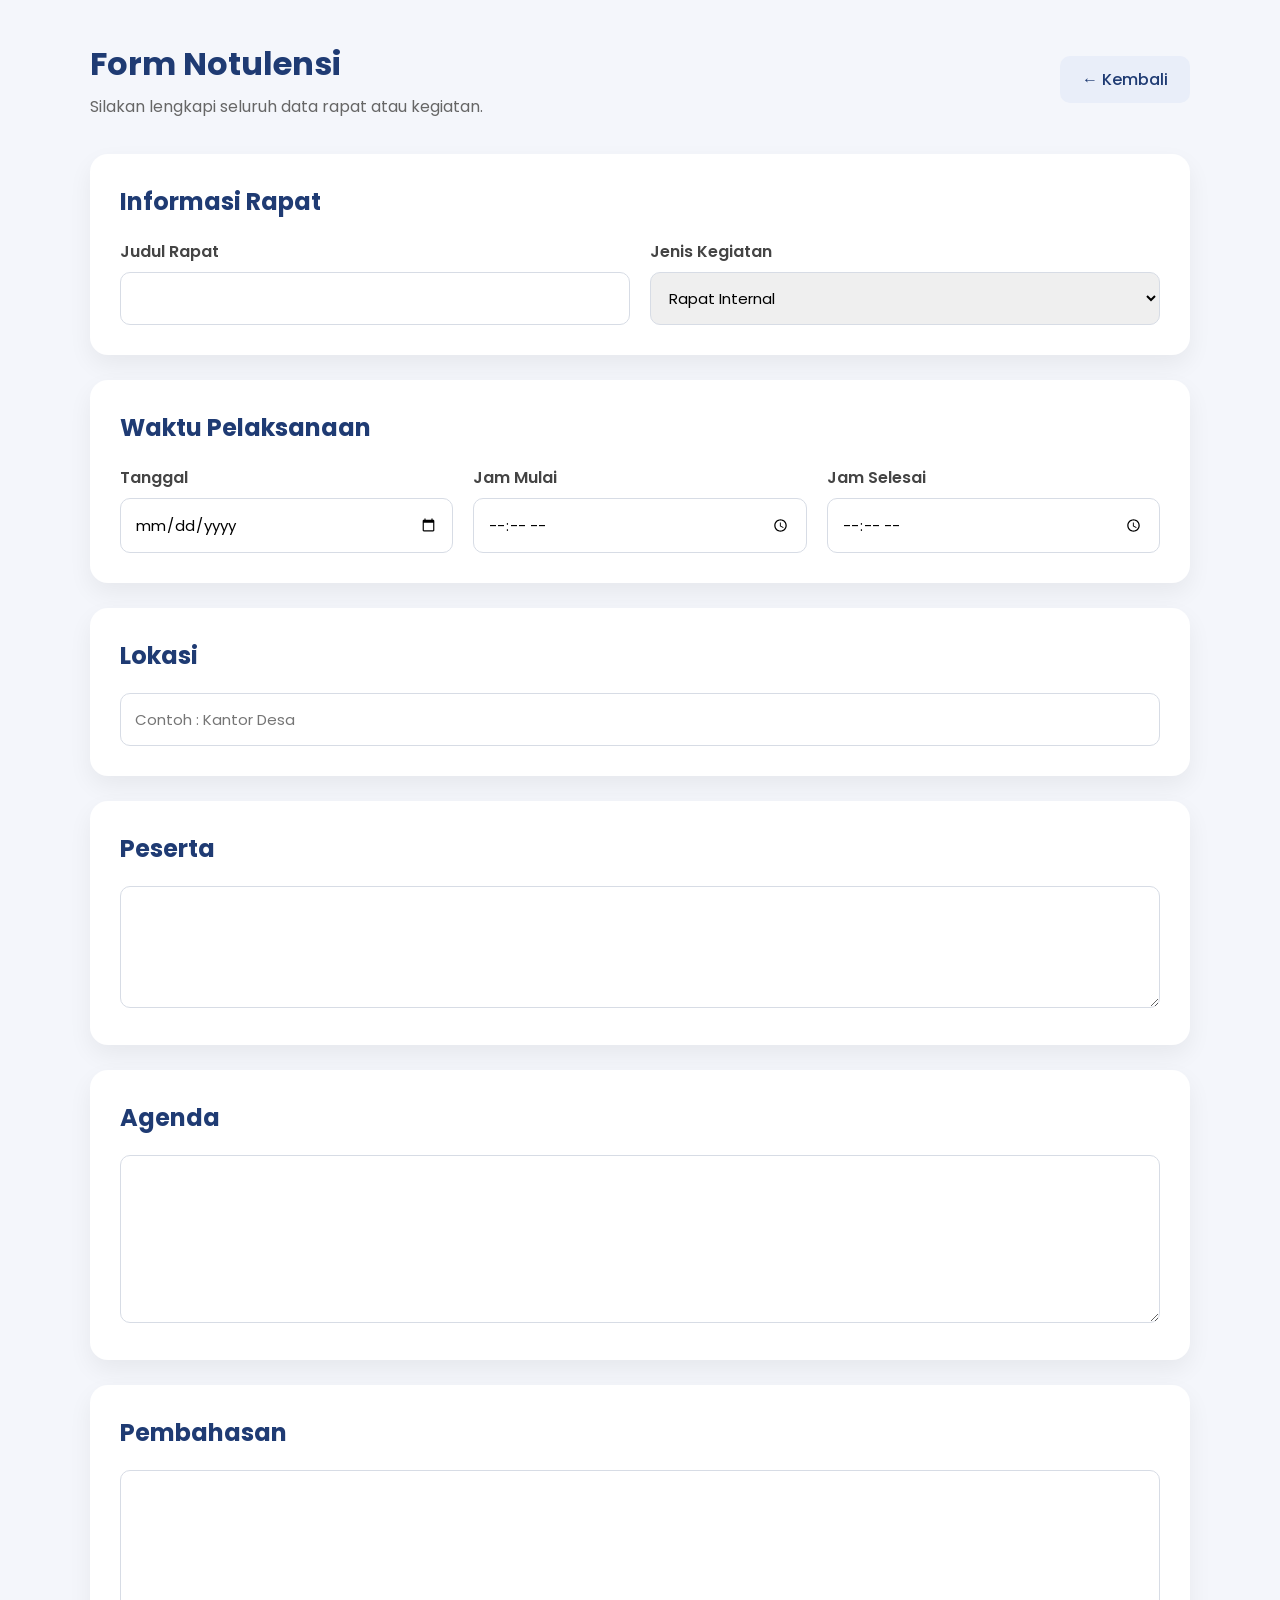
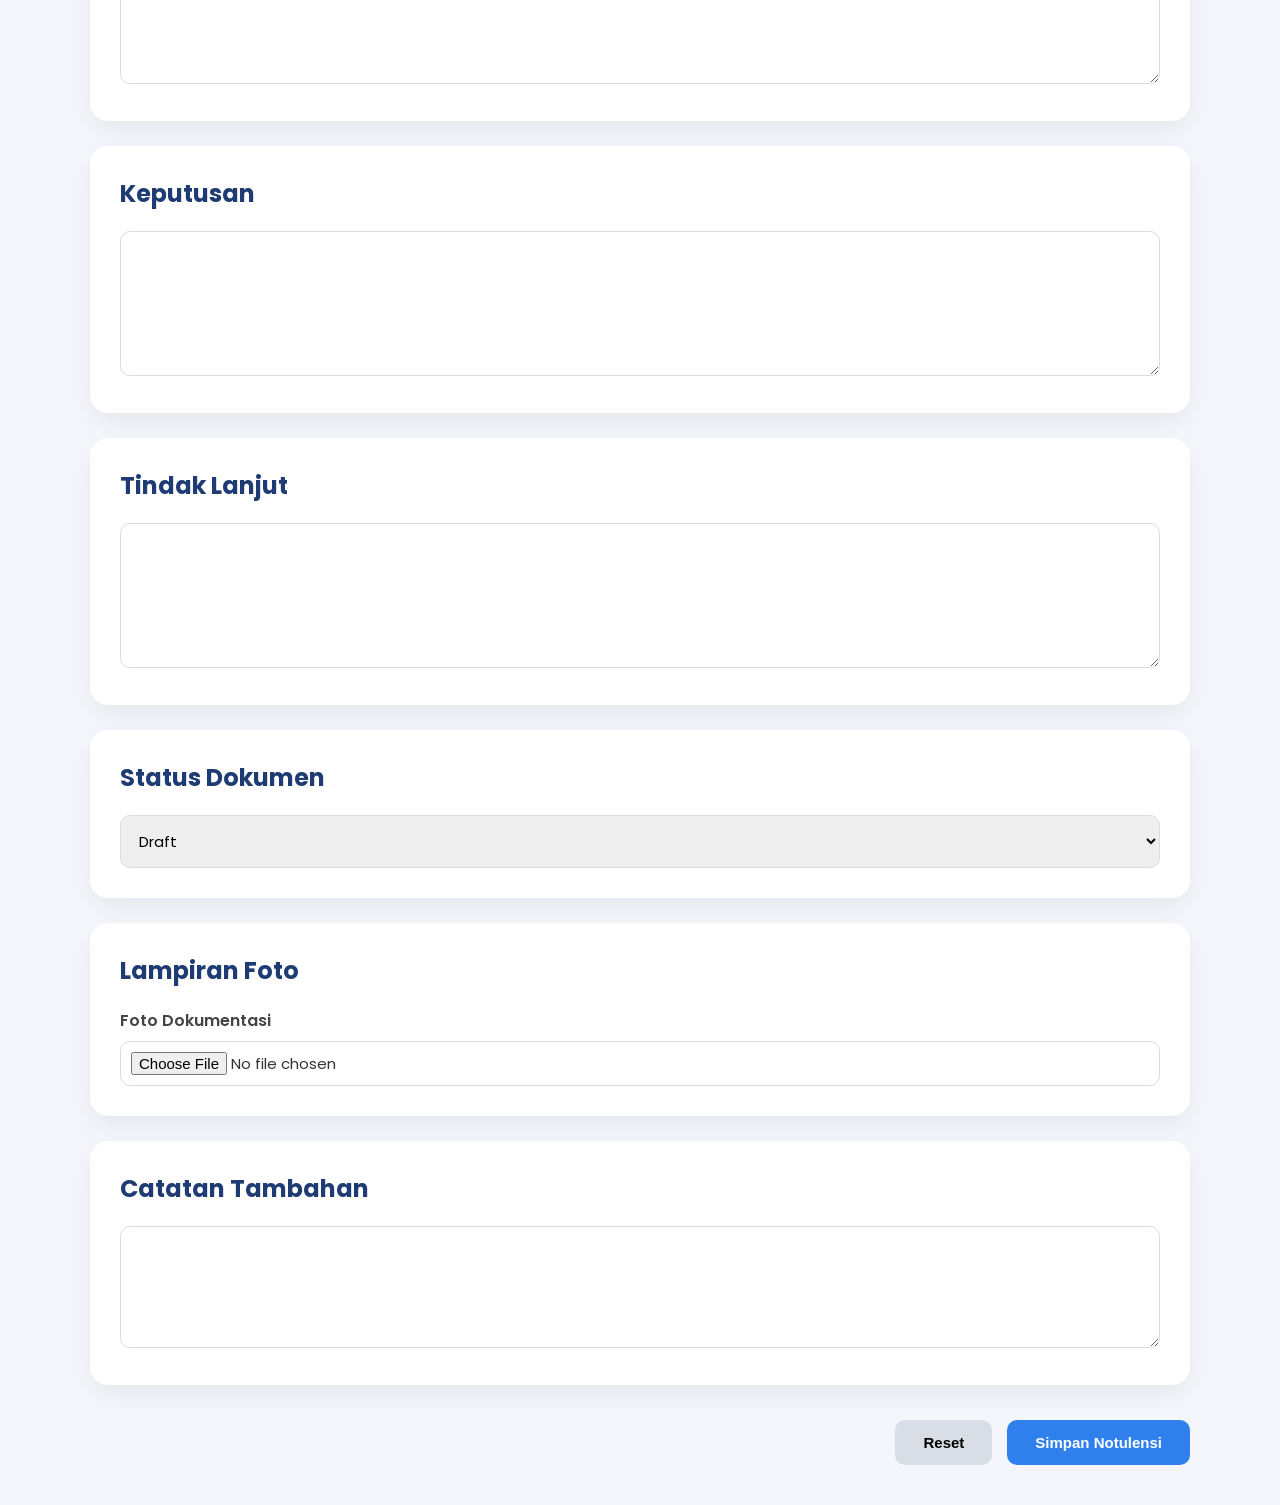
<file: buat-notulensi.html>
<!DOCTYPE html>
<html lang="id">

<head>

    <meta charset="UTF-8">

    <meta name="viewport" content="width=device-width, initial-scale=1.0">

    <title>Buat Notulensi | Website KKN</title>

    <!-- Google Font -->

    <link rel="preconnect" href="https://fonts.googleapis.com">

    <link rel="preconnect" href="https://fonts.gstatic.com" crossorigin>

    <link href="https://fonts.googleapis.com/css2?family=Poppins:wght@300;400;500;600;700&display=swap" rel="stylesheet">

    <!-- CSS -->

    <link rel="stylesheet" href="buat-notulensi.css">

</head>

<body>

<div class="container">

    <!-- ===========================
            HEADER
    ============================ -->

    <header class="header">        

        <div>

            <h1>Form Notulensi</h1>

            <p>
                Silakan lengkapi seluruh data rapat atau kegiatan.
            </p>

        </div>

        <div class="header-button">

            <a href="notulensi.html" class="back-btn">

                ← Kembali

            </a>

        </div>

    </header>


    <form id="notulensiForm">

  <!-- ===========================
        INFORMASI DASAR
=========================== -->

<section class="card">

    <h2>Informasi Rapat</h2>

    <div class="grid-2">

        <div>

            <label>Judul Rapat</label>

            <input
                type="text"
                id="judul"
                required>

        </div>

        <div>

            <label>Jenis Kegiatan</label>

            <select id="jenis">

                <option>Rapat Internal</option>

                <option>Seminar</option>

                <option>Sosialisasi</option>

                <option>Kerja Bakti</option>

                <option>Evaluasi</option>

                <option>Lainnya</option>

            </select>

        </div>

    </div>

</section>      


    <section class="card">

<h2>Waktu Pelaksanaan</h2>

<div class="grid-3">

<div>

<label>Tanggal</label>

<input
type="date"
id="tanggal">

</div>

<div>

<label>Jam Mulai</label>

<input
type="time"
id="mulai">

</div>

<div>

<label>Jam Selesai</label>

<input
type="time"
id="selesai">

</div>

</div>

</section>



<section class="card">

<h2>Lokasi</h2>

<input
type="text"
id="tempat"
placeholder="Contoh : Kantor Desa">

</section>



<section class="card">

<h2>Peserta</h2>

<textarea

id="peserta"

rows="4"

placeholder="Contoh:

Ketua KKN

Sekretaris

Seluruh Mahasiswa

Perangkat Desa">

</textarea>

</section>



<section class="card">

<h2>Agenda</h2>

<textarea

id="agenda"

rows="6">

</textarea>

</section>


<section class="card">

<h2>Pembahasan</h2>

<textarea

id="pembahasan"

rows="8">

</textarea>

</section>



<section class="card">

<h2>Keputusan</h2>

<textarea

id="keputusan"

rows="5">

</textarea>

</section>



<section class="card">

<h2>Tindak Lanjut</h2>

<textarea

id="tindakLanjut"

rows="5">

</textarea>

</section>



<section class="card">

<h2>Status Dokumen</h2>

<select id="status">

<option>Draft</option>

<option>Final</option>

</select>

</section>




<section class="card">

<h2>Lampiran Foto</h2>

<label for="lampiran">Foto Dokumentasi</label>

<input

type="file"

id="lampiran"

accept="image/*">

</section>




<section class="card">

<h2>Catatan Tambahan</h2>

<textarea

id="catatan"

rows="4">

</textarea>

</section>




<div class="button-group">

<button
type="reset">

Reset

</button>

<button
type="submit">

Simpan Notulensi

</button>

</div>

</form>

</div>

<script src="buat-notulensi.js"></script>

</body>
</html>
</file>
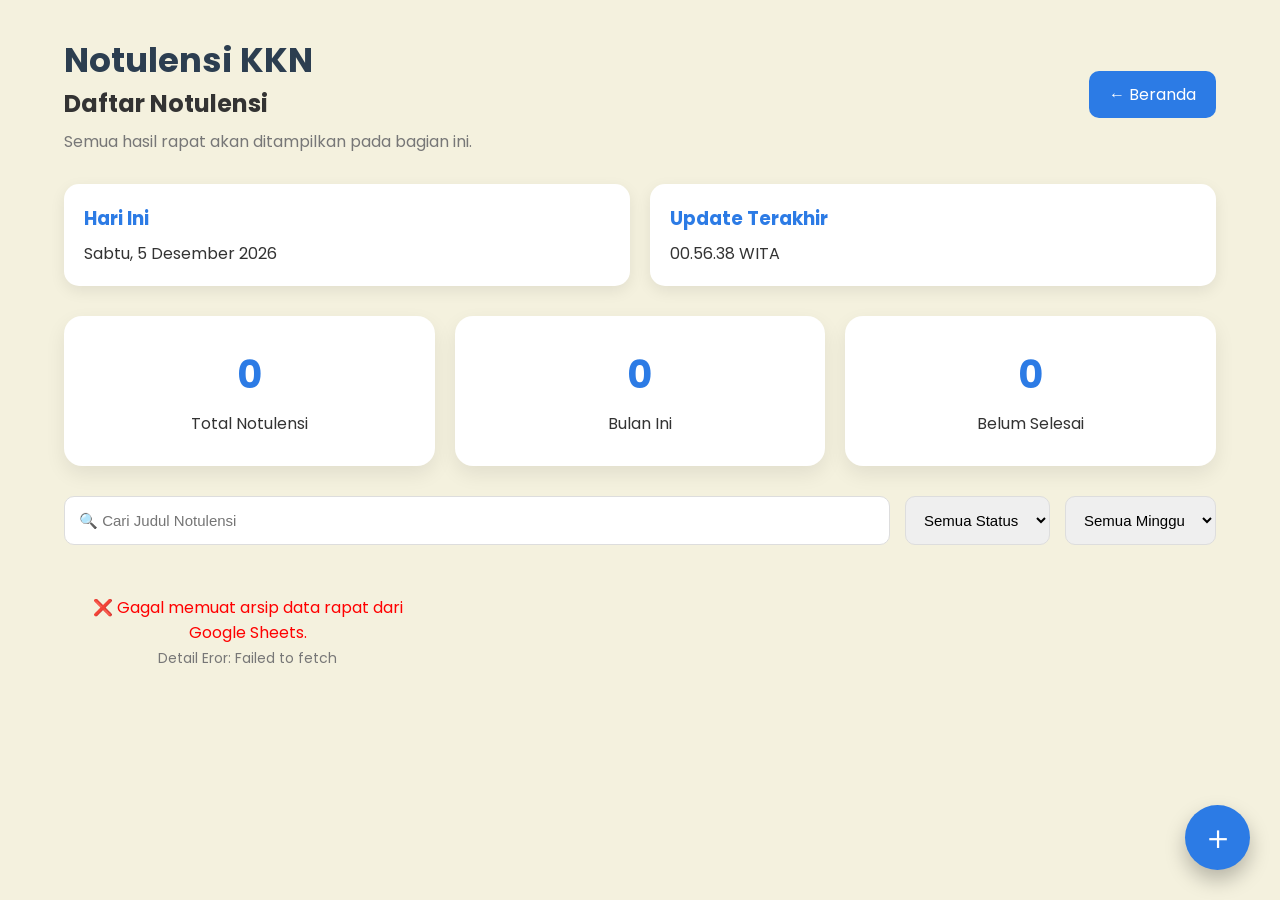
<file: detail-notulensi.html>
<!DOCTYPE html>
<html lang="id">
<head>
    <meta charset="UTF-8">
    <meta name="viewport" content="width=device-width, initial-scale=1.0">
    <title>Detail Notulensi | Website KKN</title>
    <!-- Google Font -->
    <link rel="preconnect" href="https://fonts.googleapis.com">
    <link rel="preconnect" href="https://fonts.gstatic.com" crossorigin>
    <link href="https://fonts.googleapis.com/css2?family=Poppins:wght@300;400;500;600;700&display=swap" rel="stylesheet">
    <link rel="stylesheet" href="detail-notulensi.css">
</head>
<body>

<div class="container">


<header class="header">
        <div>
            <span id="detStatus" class="status-badge">Loading...</span>
            <h1 id="detJudul">Memuat Judul Rapat...</h1>
            <p>Oleh Notulis: <strong id="detNotulis">-</strong> | Dicatat pada: <span id="detTimestamp">-</span></p>
        </div>
        <div class="header-buttons">
            <a href="notulensi.html" class="btn-back">← Kembali</a>
            <button id="btnDownloadWord" class="btn-word">📥 Download Word</button>
            <button id="btnEdit" class="btn-edit">✏️ Edit Notulensi</button> 
            <button id="btnHapus" style="background-color: #e53e3e; color: white; padding: 10px 20px; border-radius: 8px; border: none; font-size: 14px; font-weight: 500; cursor: pointer; transition: 0.2s;" onmouseover="this.style.backgroundColor='#c53030'" onmouseout="this.style.backgroundColor='#e53e3e'">🗑️ Hapus</button>
        </div>
    </header>


    <hr class="separator">

    <!-- Grid Informasi Utama -->
    <section class="meta-grid">
        <div class="meta-box">
            <h4>📅 Tanggal Pelaksanaan</h4>
            <p id="detTanggal">-</p>
        </div>
        <div class="meta-box">
            <h4>⏰ Waktu (Mulai - Selesai)</h4>
            <p id="detWaktu">-</p>
        </div>
        <div class="meta-box">
            <h4>📍 Tempat / Lokasi</h4>
            <p id="detTempat">-</p>
        </div>
        <div class="meta-box">
            <h4>👥 Jumlah Peserta</h4>
            <p id="detPeserta">-</p>
        </div>
        <div class="meta-box">
            <h4>📌 Jenis Kegiatan</h4>
            <p id="detJenis">-</p>
        </div>
    </section>

    <!-- Konten Isi Rapat -->
    <section class="content-section">
        <div class="content-box">
            <h3>🎯 Agenda Rapat</h3>
            <p id="detAgenda">-</p>
        </div>

        <div class="content-box">
            <h3>📝 Pembahasan Utama</h3>
            <p id="detPembahasan">-</p>
        </div>

        <div class="content-box">
            <h3>💡 Keputusan Rapat</h3>
            <p id="detKeputusan">-</p>
        </div>

        <div class="content-box">
            <h3>🚀 Tindak Lanjut</h3>
            <p id="detTindakLanjut">-</p>
        </div>

<div class="content-box">
            <h3>🚀 Tindak Lanjut</h3>
            <p id="detTindakLanjut">-</p>
        </div>

        <div class="content-box">
            <h3>📸 Lampiran Foto Kegiatan</h3>
            <div id="detLampiranContainer" style="text-align: center; margin-top: 15px;">
                <p style="color: #999; font-style: italic;">⏳ Sedang memuat gambar...</p>
            </div>
        </div>

    </section>
</div>

<script src="detail-notulensi.js"></script>
</body>
</html>
</file>
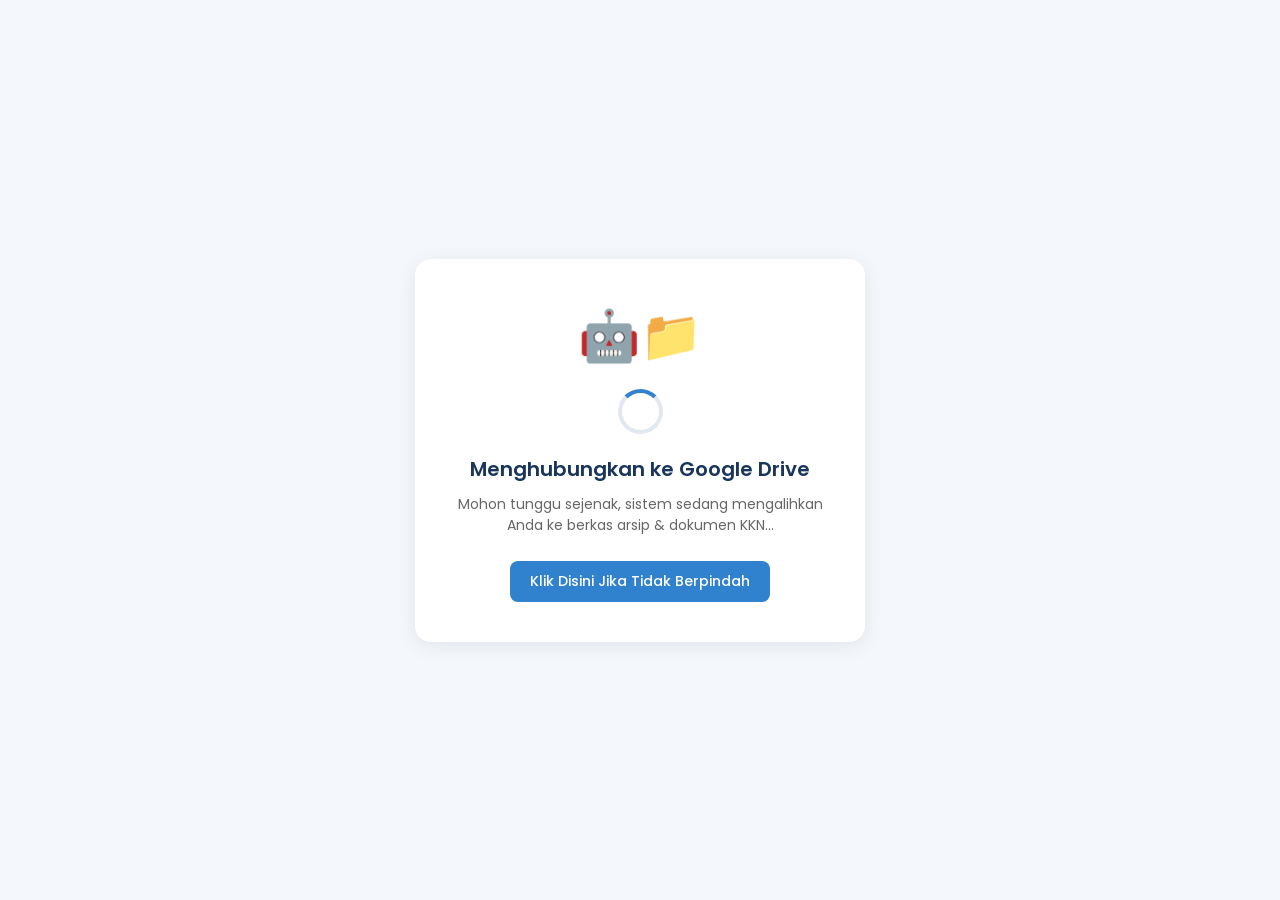
<file: dokumen.html>
<!DOCTYPE html>
<html lang="id">
<head>
    <meta charset="UTF-8">
    <meta name="viewport" content="width=device-width, initial-scale=1.0">
    <title>Mengalihkan ke Drive Arsip KKN...</title>
    <link rel="preconnect" href="https://fonts.googleapis.com">
    <link rel="preconnect" href="https://fonts.gstatic.com" crossorigin>
    <link href="https://fonts.googleapis.com/css2?family=Poppins:wght@300;400;500;600;700&display=swap" rel="stylesheet">
    <style>
        * {
            margin: 0;
            padding: 0;
            box-sizing: border-box;
            font-family: 'Poppins', sans-serif;
        }
        body {
            background-color: #f4f7fc;
            display: flex;
            justify-content: center;
            align-items: center;
            min-height: 100vh;
            color: #333;
            padding: 20px;
        }
        .redirect-box {
            background: #ffffff;
            padding: 40px;
            border-radius: 16px;
            box-shadow: 0 4px 20px rgba(0,0,0,0.08);
            text-align: center;
            max-width: 450px;
            width: 100%;
        }
        .drive-logo {
            font-size: 50px;
            margin-bottom: 15px;
        }
        .redirect-box h2 {
            font-size: 20px;
            color: #1a365d;
            margin-bottom: 10px;
            font-weight: 600;
        }
        .redirect-box p {
            font-size: 14px;
            color: #666;
            margin-bottom: 25px;
        }
        /* Animasi Loading Spinner */
        .spinner {
            width: 45px;
            height: 45px;
            border: 4px solid #e2e8f0;
            border-top: 4px solid #3182ce;
            border-radius: 50%;
            margin: 0 auto 20px auto;
            animation: spin 1s linear infinite;
        }
        @keyframes spin {
            0% { transform: rotate(0deg); }
            100% { transform: rotate(360deg); }
        }
        .btn-manual {
            display: inline-block;
            padding: 10px 20px;
            background-color: #3182ce;
            color: white;
            text-decoration: none;
            border-radius: 8px;
            font-size: 14px;
            font-weight: 500;
            transition: background 0.2s;
        }
        .btn-manual:hover {
            background-color: #2b6cb0;
        }
    </style>





</head>
<body>

<div class="redirect-box">
    <div class="drive-logo">🤖📁</div>
    <div class="spinner"></div>
    <h2>Menghubungkan ke Google Drive</h2>
    <p>Mohon tunggu sejenak, sistem sedang mengalihkan Anda ke berkas arsip & dokumen KKN...</p>
    
    <a href="#" id="linkDrive" class="btn-manual">Klik Disini Jika Tidak Berpindah</a>
</div>

<script>
    // 🔗 KUNCI UTAMA: Ganti dengan URL link share folder Google Drive KKN Anda
    const GOOGLE_DRIVE_URL = "https://drive.google.com/drive/folders/1evtVmOFmVyuvp5t5JBlbuxQ4JE5clQTT?usp=sharing";

    document.addEventListener("DOMContentLoaded", function() {
        // Pasang link ke tombol manual sebagai cadangan
        const btnManual = document.getElementById("linkDrive");
        if (btnManual) btnManual.href = GOOGLE_DRIVE_URL;

        // Beri jeda 1.5 detik untuk animasi estetik sebelum otomatis melompat
        setTimeout(function() {
            window.location.href = GOOGLE_DRIVE_URL;
        }, 1500);
    });
</script>
</body>
</html>
</file>
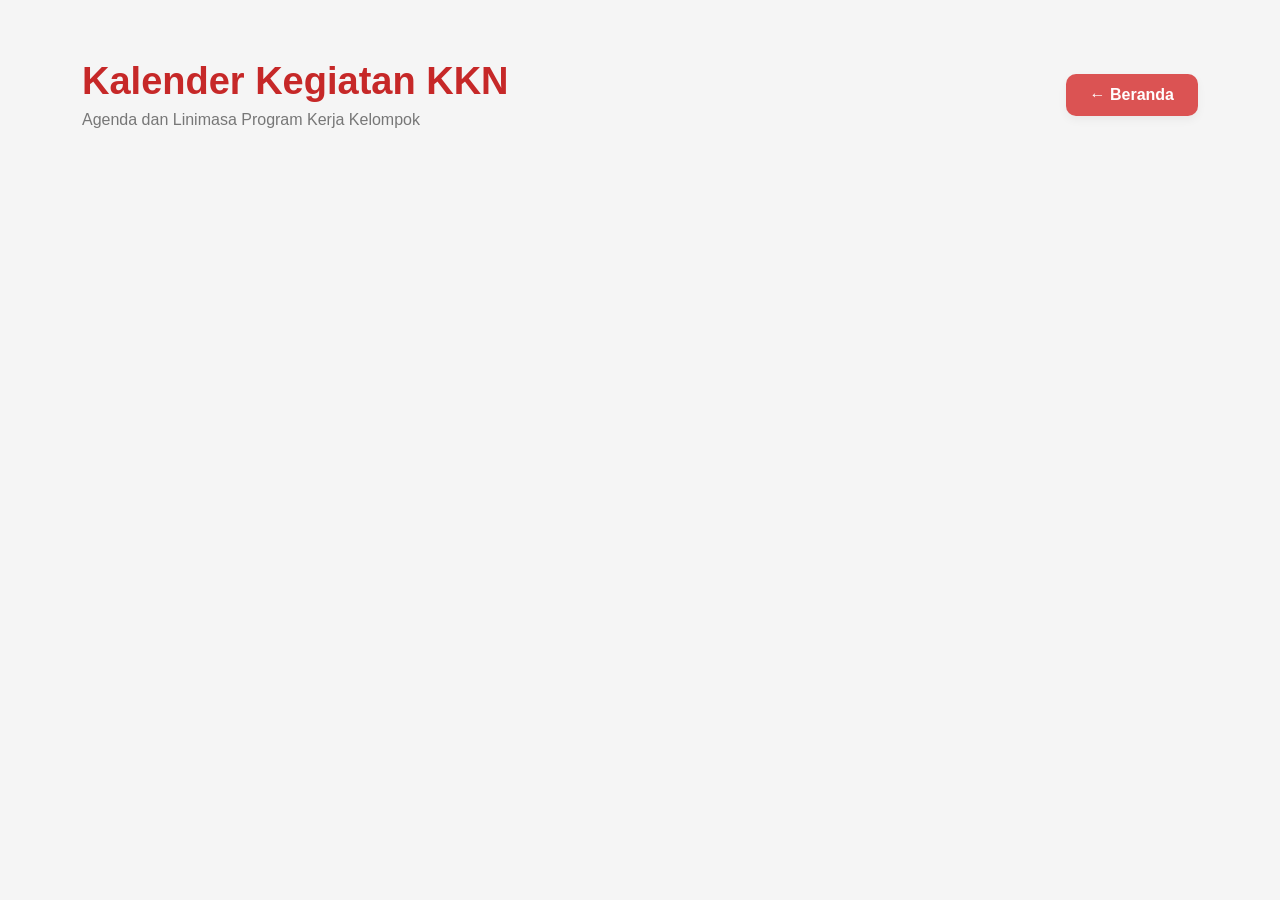
<file: kalender.html>
<!DOCTYPE html>
<html lang="id">
<head>
    <meta charset="UTF-8">
    <meta name="viewport" content="width=device-width, initial-scale=1.0">
    <title>Kalender Kegiatan KKN</title>
    <link rel="stylesheet" href="style.css">
</head>
<body>

    <div class="container">
        <header class="header">
            <div>
                <h1>Kalender Kegiatan KKN</h1>
                <p>Agenda dan Linimasa Program Kerja Kelompok</p>
            </div>
            <div class="header-button">
                <a href="index.html" class="back-btn">← Beranda</a>
            </div>
        </header>

        <section class="calendar-container">
            
            <iframe src="https://calendar.google.com/calendar/embed?src=alamat_kalender_anda" style="border: 0" width="100%" height="600" frameborder="0" scrolling="no"></iframe>
            
        </section>
    </div>

</body>
</html>
</file>
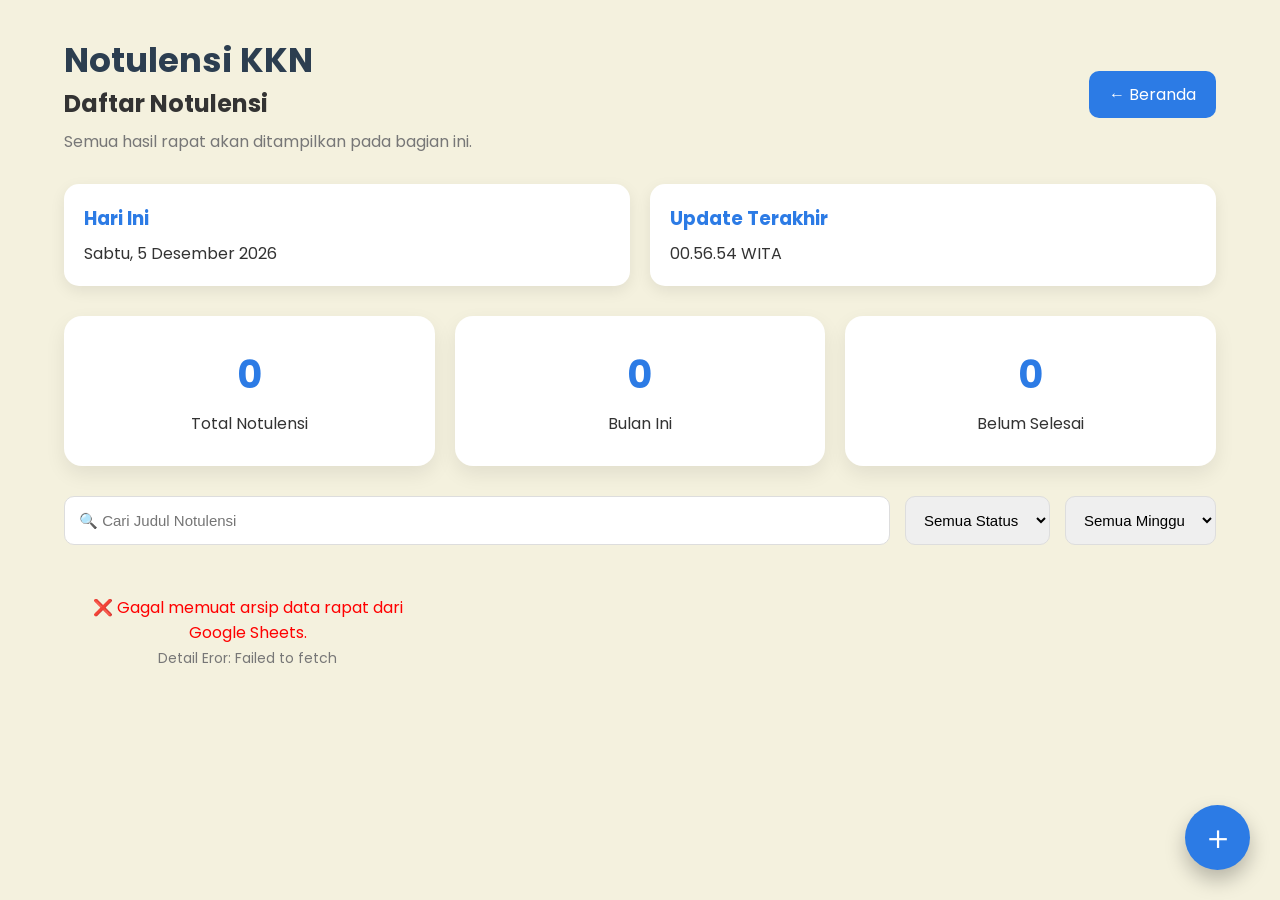
<file: notulensi.html>
<!DOCTYPE html>
<html lang="id">

<head>

    <meta charset="UTF-8">

    <meta name="viewport" content="width=device-width, initial-scale=1.0">

    <title>Notulensi | Website KKN</title>

    <!-- Google Font -->
    <link rel="preconnect" href="https://fonts.googleapis.com">

    <link rel="preconnect" href="https://fonts.gstatic.com" crossorigin>

    <link href="https://fonts.googleapis.com/css2?family=Poppins:wght@300;400;500;600;700&display=swap" rel="stylesheet">

    <link rel="stylesheet" href="notulensi.css">

</head>

<body>

<div class="container">
    <header class="header">

    <div>

        <h1>Notulensi KKN</h1>

        <h2>Daftar Notulensi</h2>

        <p>
             Semua hasil rapat akan ditampilkan pada bagian ini.
        </p>

    </div>

    <div class="header-button">

        <a href="index.html" class="back-btn">

            ← Beranda

        </a>

    </div>

</header>


<section class="dashboard-info">

    <div class="info-box">

        <h3>Hari Ini</h3>

        <p id="tanggalHariIni">
            Loading...

        </p>

    </div>

    <div class="info-box">

        <h3>Update Terakhir</h3>

        <p id="jamUpdate">

            -

        </p>

    </div>

</section>



<section class="cards">

    <div class="card">

        <h2 id="totalNotulensi">0</h2>

        <p>Total Notulensi</p>

    </div>

    <div class="card">

        <h2 id="bulanIni">0</h2>

        <p>Bulan Ini</p>

    </div>

    <div class="card">

        <h2 id="pending">0</h2>

        <p>Belum Selesai</p>

    </div>

</section>









<section class="toolbar">

    <input

        type="text"

        id="searchInput"

        placeholder="🔍 Cari Judul Notulensi">



    <select id="filterStatus">
        <option value="Semua Status">Semua Status</option>
        <option value="Final">Final</option>
        <option value="Draft">Draft</option>

    </select>

    <select id="filterMinggu">

    <option value="Semua">Semua Minggu</option>

    <option value="1">Minggu 1</option>

    <option value="2">Minggu 2</option>

    <option value="3">Minggu 3</option>

    <option value="4">Minggu 4</option>

    <option value="5">Minggu 5</option>

    <option value="5">Minggu 6</option>

</select>

</section>




<section id="notulensiContainer">

    <!-- Card akan muncul di sini -->


    <div class="note-card">

    <span class="status selesai">
        Selesai
    </span>

    <h3>Rapat Persiapan Seminar Desa</h3>

    <p>📅 29 Juni 2026</p>

    <p>📍 Kantor Desa</p>

    <p>👥 18 Peserta</p>

    <hr>

    <p class="preview">

        Persiapan seminar desa dan pembagian tugas masing-masing divisi...

    </p>

    <button>

        Lihat Detail

    </button>

</div>

</section>







</div>

<a href="buat-notulensi.html" class="floating-button">

    ＋

</a>

<script src="notulensi.js"></script>

</body>

</html>
</file>
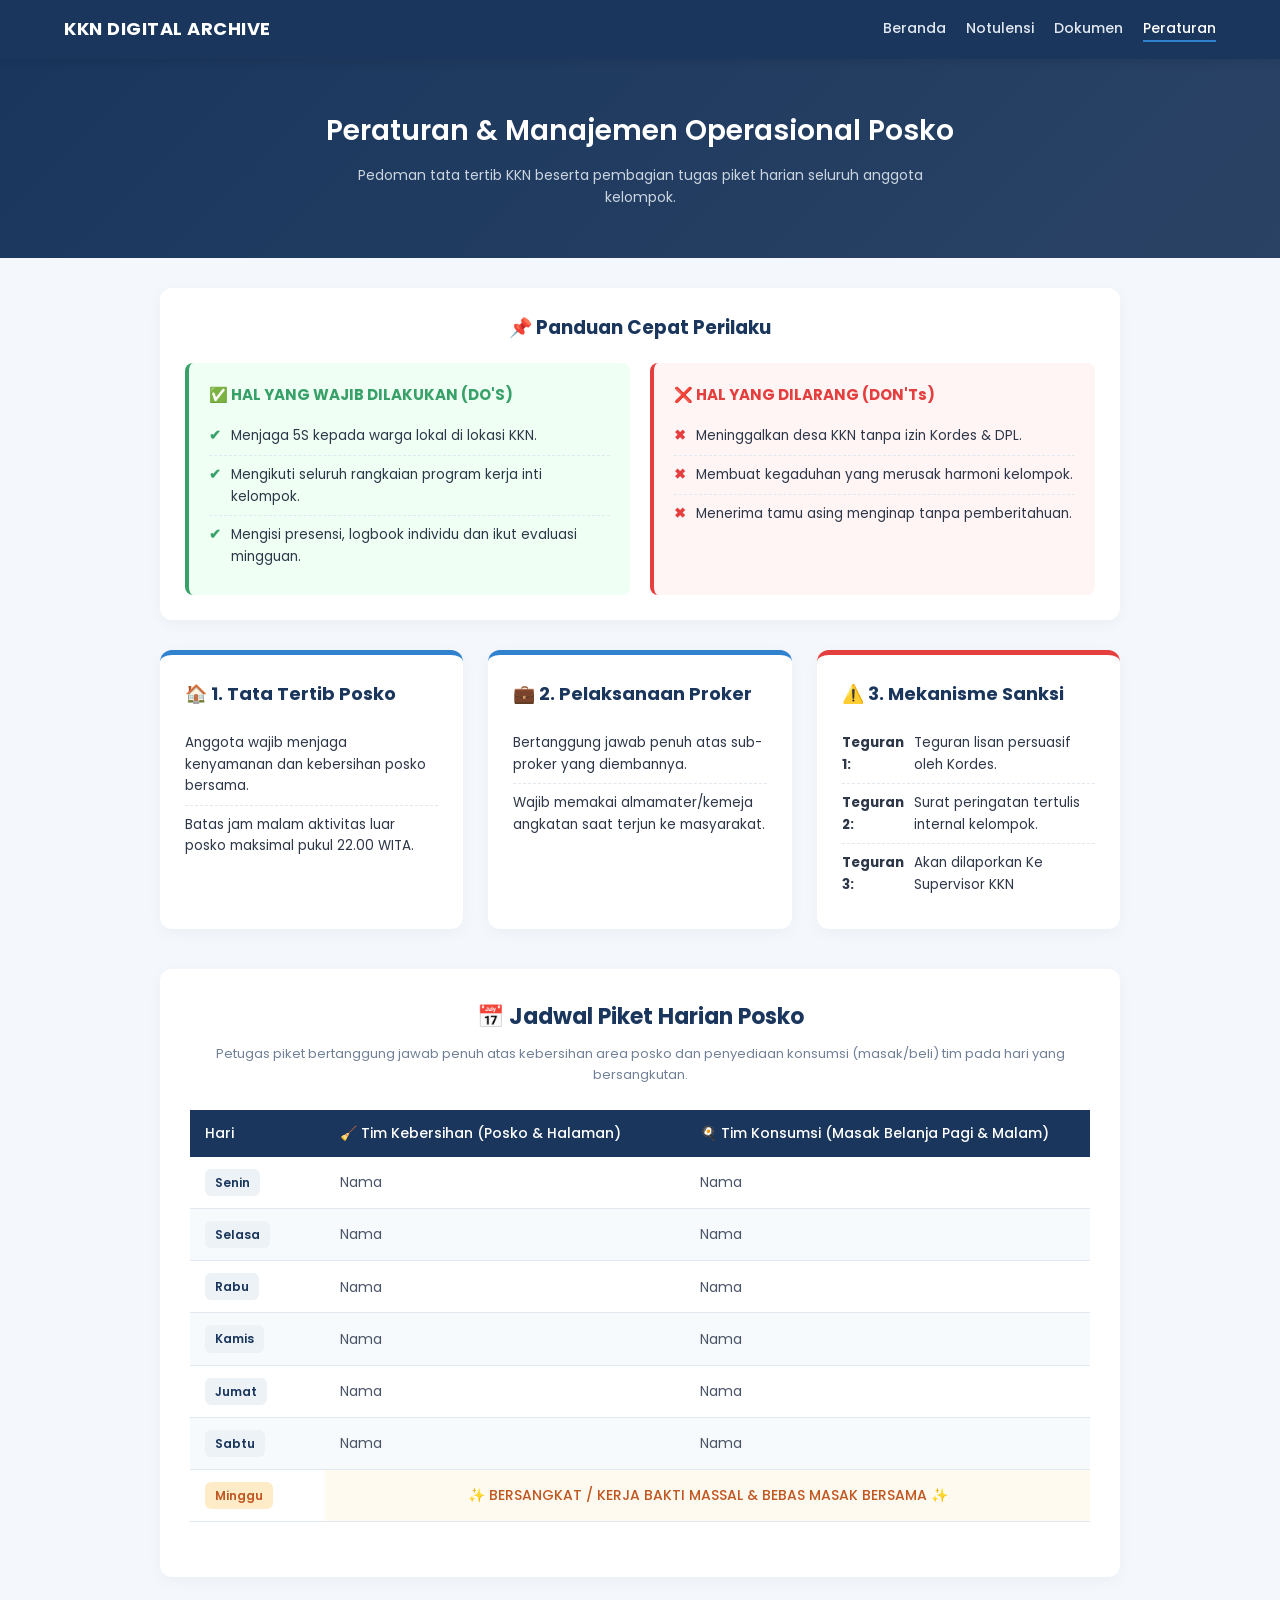
<file: peraturan.html>
<!doctype html>
<html lang="id">
  <head>
    <meta charset="UTF-8" />
    <meta name="viewport" content="width=device-width, initial-scale=1.0" />
    <title>Peraturan & Jadwal KKN</title>
    <link rel="preconnect" href="https://fonts.googleapis.com" />
    <link rel="preconnect" href="https://fonts.gstatic.com" crossorigin />
    <link
      href="https://fonts.googleapis.com/css2?family=Poppins:wght@300;400;500;600;700&display=swap"
      rel="stylesheet"
    />

    <style>
      /* =========================================================================
           RESET & VARIABEL GAYA UTAMA
           ========================================================================= */
      * {
        margin: 0;
        padding: 0;
        box-sizing: border-box;
        font-family: "Poppins", sans-serif;
      }
      :root {
        --primary-color: #1a365d;
        --accent-color: #3182ce;
        --success-color: #38a169;
        --danger-color: #e53e3e;
        --bg-color: #f4f7fc;
        --card-color: #ffffff;
        --text-main: #2d3748;
        --text-muted: #718096;
      }
      body {
        background-color: var(--bg-color);
        color: var(--text-main);
        line-height: 1.6;
        padding-bottom: 50px;
      }

      /* =========================================================================
           NAVIGASI BAR (SINKRONKAN DENGAN HALAMAN LAIN)
           ========================================================================= */
      .navbar {
        background-color: var(--primary-color);
        color: white;
        padding: 15px 5%;
        display: flex;
        justify-content: space-between;
        align-items: center;
        position: sticky;
        top: 0;
        z-index: 1000;
        box-shadow: 0 2px 10px rgba(0, 0, 0, 0.1);
      }
      .navbar .brand {
        font-weight: 700;
        font-size: 18px;
        letter-spacing: 0.5px;
      }
      .nav-links {
        display: flex;
        gap: 20px;
      }
      .nav-links a {
        color: #e2e8f0;
        text-decoration: none;
        font-size: 14px;
        font-weight: 500;
        transition: color 0.2s;
      }
      .nav-links a:hover,
      .nav-links a.active {
        color: white;
        border-bottom: 2px solid var(--accent-color);
      }

      /* =========================================================================
           HEADER BANNER
           ========================================================================= */
      .header-section {
        background: linear-gradient(135deg, #1a365d 0%, #2a4365 100%);
        color: white;
        text-align: center;
        padding: 50px 20px;
      }
      .header-section h1 {
        font-size: 28px;
        font-weight: 600;
        margin-bottom: 10px;
      }
      .header-section p {
        color: #cbd5e0;
        font-size: 14px;
        max-width: 600px;
        margin: 0 auto;
      }

      /* =========================================================================
           KONTEN UTAMA
           ========================================================================= */
      .container {
        max-width: 1000px;
        margin: 30px auto;
        padding: 0 20px;
      }

      /* Panduan Do's & Don'ts */
      .dos-donts-box {
        background: white;
        border-radius: 12px;
        padding: 25px;
        box-shadow: 0 4px 15px rgba(0, 0, 0, 0.04);
        margin-bottom: 30px;
      }
      .dos-donts-box h3 {
        margin-bottom: 20px;
        text-align: center;
        color: var(--primary-color);
      }
      .dos-grid {
        display: grid;
        grid-template-columns: 1fr 1fr;
        gap: 20px;
      }
      @media (max-width: 768px) {
        .dos-grid {
          grid-template-columns: 1fr;
        }
      }
      .sub-box {
        padding: 20px;
        border-radius: 8px;
      }
      .sub-box.positive {
        background-color: #f0fff4;
        border-left: 4px solid var(--success-color);
      }
      .sub-box.negative {
        background-color: #fff5f5;
        border-left: 4px solid var(--danger-color);
      }
      .sub-box h4 {
        margin-bottom: 10px;
        font-size: 15px;
      }
      .sub-box.positive h4 {
        color: var(--success-color);
      }
      .sub-box.negative h4 {
        color: var(--danger-color);
      }

      .list-aturan {
        list-style: none;
      }
      .list-aturan li {
        font-size: 13.5px;
        padding: 8px 0;
        border-bottom: 1px dashed #e2e8f0;
        display: flex;
        align-items: flex-start;
        gap: 10px;
      }
      .list-aturan li:last-child {
        border-bottom: none;
      }

      /* Grid Kategori Aturan */
      .grid-kategori {
        display: grid;
        grid-template-columns: repeat(auto-fit, minmax(300px, 1fr));
        gap: 25px;
        margin-bottom: 40px;
      }
      .card-aturan {
        background: var(--card-color);
        border-radius: 12px;
        padding: 25px;
        box-shadow: 0 4px 15px rgba(0, 0, 0, 0.04);
        border-top: 5px solid var(--accent-color);
      }
      .card-aturan.sanksi {
        border-top-color: var(--danger-color);
      }
      .card-aturan h3 {
        color: var(--primary-color);
        font-size: 18px;
        margin-bottom: 15px;
        display: flex;
        align-items: center;
        gap: 10px;
      }

      /* =========================================================================
           🗂️ GAYA SEKSI JADWAL PIKET & KONSUMSI
           ========================================================================= */
      .jadwal-section {
        background: white;
        border-radius: 12px;
        padding: 30px;
        box-shadow: 0 4px 15px rgba(0, 0, 0, 0.04);
        margin-top: 40px;
      }
      .jadwal-section h2 {
        font-size: 22px;
        color: var(--primary-color);
        margin-bottom: 10px;
        text-align: center;
      }
      .jadwal-section p.sub-p {
        text-align: center;
        font-size: 13px;
        color: var(--text-muted);
        margin-bottom: 25px;
      }

      .tabel-responsive {
        overflow-x: auto; /* Mencegah tabel rusak di layar HP kecil */
        margin-bottom: 25px;
      }

      table {
        width: 100%;
        border-collapse: collapse;
        text-align: left;
        font-size: 14px;
      }

      th {
        background-color: var(--primary-color);
        color: white;
        padding: 12px 15px;
        font-weight: 500;
      }

      td {
        padding: 12px 15px;
        border-bottom: 1px solid #e2e8f0;
        color: #4a5568;
      }

      /* Striped effect: Baris genap warnanya agak abu-abu tipis */
      tr:nth-child(even) td {
        background-color: #f7fafc;
      }

      .hari-badge {
        background-color: #edf2f7;
        color: var(--primary-color);
        padding: 4px 10px;
        border-radius: 6px;
        font-weight: 600;
        font-size: 12px;
        display: inline-block;
      }
    </style>
  </head>
  <body>
    <nav class="navbar">
      <div class="brand">KKN DIGITAL ARCHIVE</div>
      <div class="nav-links">
         <a href="index.html">Beranda</a>
        <a href="notulensi.html">Notulensi</a>
        <a href="dokumen.html">Dokumen</a>
        <a href="peraturan.html" class="active">Peraturan</a>
      </div>
    </nav>

    <header class="header-section">
      <h1>Peraturan & Manajemen Operasional Posko</h1>
      <p>
        Pedoman tata tertib KKN beserta pembagian tugas piket harian seluruh
        anggota kelompok.
      </p>
    </header>

    <main class="container">
      <section class="dos-donts-box">
        <h3>📌 Panduan Cepat Perilaku</h3>
        <div class="dos-grid">
          <div class="sub-box positive">
            <h4>✅ HAL YANG WAJIB DILAKUKAN (DO'S)</h4>
            <ul class="list-aturan">
              <li>
                <span style="color: var(--success-color); font-weight: bold"
                  >✔</span
                >
                Menjaga 5S kepada warga lokal di lokasi KKN.
              </li>
              <li>
                <span style="color: var(--success-color); font-weight: bold"
                  >✔</span
                >
                Mengikuti seluruh rangkaian program kerja inti kelompok.
              </li>
              <li>
                <span style="color: var(--success-color); font-weight: bold"
                  >✔</span
                >
                Mengisi presensi, logbook individu dan ikut evaluasi mingguan.
              </li>
            </ul>
          </div>
          <div class="sub-box negative">
            <h4>❌ HAL YANG DILARANG (DON'Ts)</h4>
            <ul class="list-aturan">
              <li>
                <span style="color: var(--danger-color); font-weight: bold"
                  >✖</span
                >
                Meninggalkan desa KKN tanpa izin Kordes & DPL.
              </li>
              <li>
                <span style="color: var(--danger-color); font-weight: bold"
                  >✖</span
                >
                Membuat kegaduhan yang merusak harmoni kelompok.
              </li>
              <li>
                <span style="color: var(--danger-color); font-weight: bold"
                  >✖</span
                >
                Menerima tamu asing menginap tanpa pemberitahuan.
              </li>
            </ul>
          </div>
        </div>
      </section>

      <section class="grid-kategori">
        <div class="card-aturan">
          <h3>🏠 1. Tata Tertib Posko</h3>
          <ul class="list-aturan">
            <li>
              Anggota wajib menjaga kenyamanan dan kebersihan posko bersama.
            </li>
            <li>
              Batas jam malam aktivitas luar posko maksimal pukul 22.00 WITA.
            </li>
          </ul>
        </div>
        <div class="card-aturan">
          <h3>💼 2. Pelaksanaan Proker</h3>
          <ul class="list-aturan">
            <li>Bertanggung jawab penuh atas sub-proker yang diembannya.</li>
            <li>
              Wajib memakai almamater/kemeja angkatan saat terjun ke masyarakat.
            </li>
          </ul>
        </div>
        <div class="card-aturan sanksi">
          <h3>⚠️ 3. Mekanisme Sanksi</h3>
          <ul class="list-aturan">
            <li>
              <strong>Teguran 1:</strong> Teguran lisan persuasif oleh Kordes.
            </li>
            <li>
              <strong>Teguran 2:</strong> Surat peringatan tertulis internal
              kelompok.
            </li>
            <li>
              <strong>Teguran 3:</strong> Akan dilaporkan Ke Supervisor KKN
            </li>
          </ul>
        </div>
      </section>

      <section class="jadwal-section">
        <h2>📅 Jadwal Piket Harian Posko</h2>
        <p class="sub-p">
          Petugas piket bertanggung jawab penuh atas kebersihan area posko dan
          penyediaan konsumsi (masak/beli) tim pada hari yang bersangkutan.
        </p>

        <div class="tabel-responsive">
          <table>
            <thead>
              <tr>
                <th style="width: 15%">Hari</th>
                <th style="width: 40%">🧹 Tim Kebersihan (Posko & Halaman)</th>
                <th style="width: 45%">
                  🍳 Tim Konsumsi (Masak Belanja Pagi & Malam)
                </th>
              </tr>
            </thead>
            <tbody>
              <tr>
                <td><span class="hari-badge">Senin</span></td>
                <td>Nama</td>
                <td>Nama</td>
              </tr>
              <tr>
                <td><span class="hari-badge">Selasa</span></td>
                <td>Nama</td>
                <td>Nama</td>
              </tr>
              <tr>
                <td><span class="hari-badge">Rabu</span></td>
                <td>Nama</td>
                <td>Nama</td>
              </tr>
              <tr>
                <td><span class="hari-badge">Kamis</span></td>
                <td>Nama</td>
                <td>Nama</td>
              </tr>
              <tr>
                <td><span class="hari-badge">Jumat</span></td>
                <td>Nama</td>
                <td>Nama</td>
              </tr>
              <tr>
                <td><span class="hari-badge">Sabtu</span></td>
                <td>Nama</td>
                <td>Nama</td>
              </tr>
              <tr>
                <td>
                  <span
                    class="hari-badge"
                    style="background-color: #feebc8; color: #c05621"
                    >Minggu</span
                  >
                </td>
                <td
                  colspan="2"
                  style="
                    text-align: center;
                    font-weight: 500;
                    color: #c05621;
                    background-color: #fffaf0;
                  "
                >
                  ✨ BERSANGKAT / KERJA BAKTI MASSAL & BEBAS MASAK BERSAMA ✨
                </td>
              </tr>
            </tbody>
          </table>
        </div>
      </section>
    </main>
  </body>
</html>
</file>
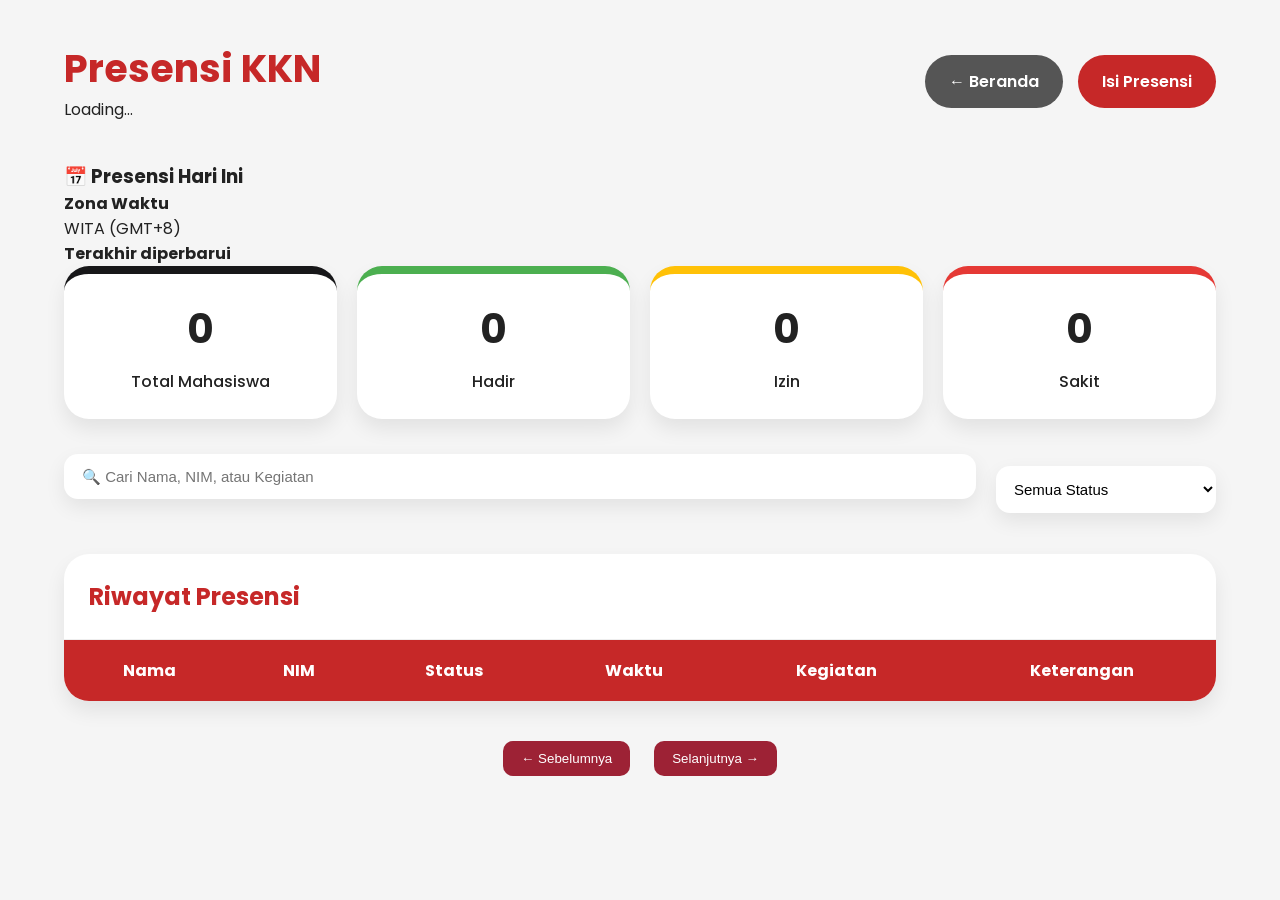
<file: presensi.html>
<!DOCTYPE html>
<html lang="id">

<head>

    <meta charset="UTF-8">
    <meta name="viewport" content="width=device-width, initial-scale=1.0">

    <title>Presensi | Website KKN</title>

    <!-- Google Font -->
    <link rel="preconnect" href="https://fonts.googleapis.com">

    <link rel="preconnect" href="https://fonts.gstatic.com" crossorigin>

    <link href="https://fonts.googleapis.com/css2?family=Poppins:wght@300;400;500;600;700&display=swap" rel="stylesheet">

    <!-- CSS -->
    <link rel="stylesheet" href="presensi.css">

</head>

<body>

    <div class="container">

        <!-- ===========================
                HEADER
        ============================ -->

        <header class="header">

            <div>

                <h1>Presensi KKN</h1>

                <p id="tanggalHariIniHeader">
                    Loading...
                </p>

            </div>

            <div class="header-button">

                <a href="index.html" class="back-btn">

                    ← Beranda

                </a>

                <a href="https://forms.gle/XnHftPnsusMwbJzR9"
                    target="_blank"
                    class="btn-presensi">

                    Isi Presensi

                </a>

            </div>

        </header>



        <div class="dashboard-info">

    <div>
        <h3>📅 Presensi Hari Ini</h3>
        <p id="tanggalHariIni"></p>
    </div>

    <div>
        <strong>Zona Waktu</strong><br>
        WITA (GMT+8)
    </div>

    <div>
        <strong>Terakhir diperbarui</strong><br>
        <span id="jamUpdate"></span>
    </div>

</div>


        <!-- ===========================
                STATISTIK
        ============================ -->

        <section class="cards">

            <div class="card total">

                <h2 id="totalMahasiswa">0</h2>

                <p>Total Mahasiswa</p>

            </div>

            <div class="card hadir">
                <h2 id="hadir">0</h2>
                <p>Hadir</p>

            </div>

            <div class="card izin">
                <h2 id="izin">0</h2>
                <p>Izin</p>

            </div>

            <div class="card sakit">
                <h2 id="sakit">0</h2>
                <p>Sakit</p>

            </div>

        </section>


<!-- ============================
        FILTER
============================= -->

<div class="toolbar">

    <div class="search-box">

        <input
            type="text"
            id="searchInput"
            placeholder="🔍 Cari Nama, NIM, atau Kegiatan">

    </div>

    <div class="filter-box">

        <select id="filterStatus">

            <option value="Semua">Semua Status</option>
            <option value="Hadir">Hadir</option>
            <option value="Izin">Izin</option>
            <option value="Sakit">Sakit</option>

        </select>

    </div>

</div>



        <!-- ===========================
                TABEL
        ============================ -->

        <section class="table-container">
            <div class="table-header">
                <h2>Riwayat Presensi</h2>
            </div>
            <table>
                <thead>
                    <tr>
                        <th>Nama</th>
                        <th>NIM</th>
                        <th>Status</th>
                        <th>Waktu</th>
                        <th>Kegiatan</th>
                        <th>Keterangan</th>

                    </tr>
                </thead>
                <tbody id="presensiTable">
                </tbody>
            </table>
        </section>
    </div>




    <div class="pagination">

    <button id="prevBtn">← Sebelumnya</button>

    <div id="pageNumbers"></div>

    <button id="nextBtn">Selanjutnya →</button>

</div>



    <!-- JavaScript -->

    <script src="presensi.js"></script>

</body>

</html>
</file>
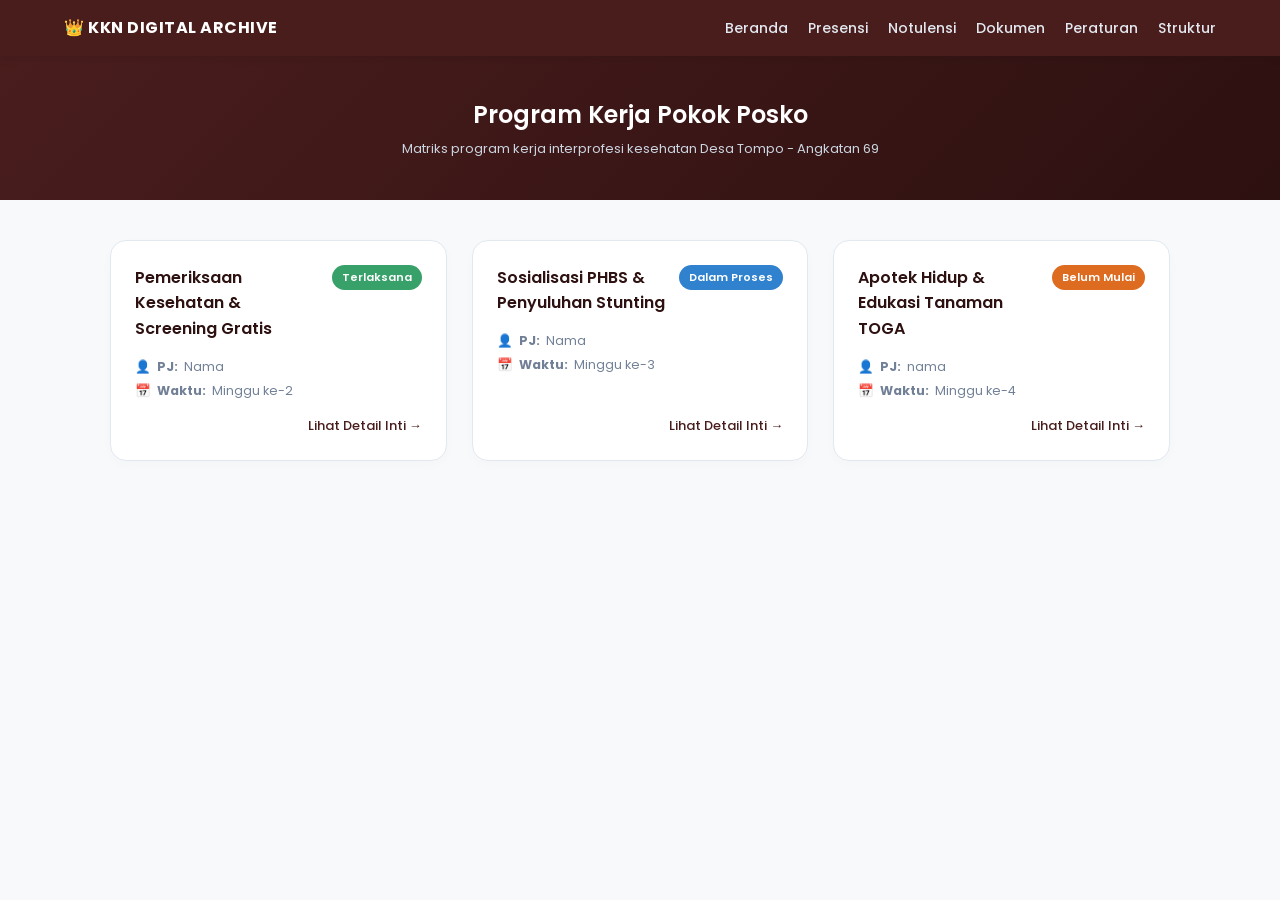
<file: proker.html>
<!DOCTYPE html>
<html lang="id">
<head>
    <meta charset="UTF-8">
    <meta name="viewport" content="width=device-width, initial-scale=1.0">
    <title>Program Kerja KKN PK-69</title>
    <link rel="preconnect" href="https://fonts.googleapis.com">
    <link rel="preconnect" href="https://fonts.gstatic.com" crossorigin>
    <link href="https://fonts.googleapis.com/css2?family=Poppins:wght@300;400;500;600;700&display=swap" rel="stylesheet">
    
    <style>
        /* =========================================================================
           RESET & VARIABEL WARNA SINKRON
           ========================================================================= */
        * {
            margin: 0;
            padding: 0;
            box-sizing: border-box;
            font-family: 'Poppins', sans-serif;
        }
        :root {
            --primary-color: #4a1d1d; /* Cokelat/Merah tua mewah */
            --secondary-color: #2d1010;
            --accent-color: #fbd38d;  /* Emas soft */
            --bg-color: #f8f9fa;
            --card-color: #ffffff;
            
            /* Warna Status Badge */
            --status-success: #38a169; /* Hijau */
            --status-process: #3182ce; /* Biru */
            --status-pending: #dd6b20; /* Oranye */
        }
        body {
            background-color: var(--bg-color);
            color: #2d3748;
            line-height: 1.6;
            padding-bottom: 60px;
        }

        /* =========================================================================
           NAVIGASI BAR
           ========================================================================= */
        .navbar {
            background-color: var(--primary-color);
            color: white;
            padding: 15px 5%;
            display: flex;
            justify-content: space-between;
            align-items: center;
            position: sticky;
            top: 0;
            z-index: 1000;
            box-shadow: 0 2px 10px rgba(0,0,0,0.1);
        }
        .navbar .brand { font-weight: 700; font-size: 16px; letter-spacing: 0.5px; }
        .nav-links { display: flex; gap: 20px; }
        .nav-links a { color: #e2e8f0; text-decoration: none; font-size: 14px; font-weight: 500; }
        .nav-links a.active { color: white; border-bottom: 2px solid var(--accent-color); }

        /* =========================================================================
           HEADER BANNER
           ========================================================================= */
        .header-section {
            background: linear-gradient(135deg, var(--primary-color) 0%, var(--secondary-color) 100%);
            color: white;
            text-align: center;
            padding: 40px 20px;
            margin-bottom: 40px;
        }
        .header-section h1 { font-size: 24px; font-weight: 600; margin-bottom: 5px; }
        .header-section p { color: #cbd5e0; font-size: 13px; }

        /* =========================================================================
           LAYOUT GRID KARTU PROGRAM KERJA
           ========================================================================= */
        .container {
            max-width: 1100px;
            margin: 0 auto;
            padding: 0 20px;
        }

        .proker-grid {
            display: grid;
            grid-template-columns: repeat(auto-fill, minmax(320px, 1fr));
            gap: 25px;
        }

        /* Desain Kotak Kartu */
        .proker-card {
            background: var(--card-color);
            border: 1px solid #e2e8f0;
            border-radius: 16px;
            padding: 24px;
            position: relative;
            box-shadow: 0 4px 12px rgba(0,0,0,0.02);
            cursor: pointer;
            transition: transform 0.2s, box-shadow 0.2s;
            display: flex;
            flex-direction: column;
            justify-content: space-between;
        }
        .proker-card:hover {
            transform: translateY(-4px);
            box-shadow: 0 8px 20px rgba(0,0,0,0.06);
        }

        /* Pengaturan Header Kartu & Warna Badge */
        .proker-card-header {
            display: flex;
            justify-content: space-between;
            align-items: start;
            margin-bottom: 15px;
            gap: 10px;
        }
        .proker-card h3 {
            font-size: 16px;
            color: var(--secondary-color);
            font-weight: 600;
        }
        .status-badge {
            font-size: 11px;
            font-weight: 600;
            padding: 4px 10px;
            border-radius: 30px;
            color: white;
            white-space: nowrap;
        }
        /* Class Dinamis Warna Status */
        .status-badge.terlaksana { background-color: var(--status-success); }
        .status-badge.proses { background-color: var(--status-process); }
        .status-badge.belum { background-color: var(--status-pending); }

        /* Meta Informasi Singkat Kartu */
        .proker-meta {
            font-size: 12.5px;
            color: #718096;
            margin-bottom: 15px;
        }
        .proker-meta p {
            margin-bottom: 4px;
            display: flex;
            align-items: center;
            gap: 6px;
        }

        /* Tombol Klik Detail palsu di bawah kartu */
        .btn-detail-palsu {
            font-size: 13px;
            color: var(--primary-color);
            font-weight: 500;
            text-align: right;
        }

        /* =========================================================================
           🧩 JENDELA MODAL POP-UP (INTERAKTIF DETAIL PROKER)
           ========================================================================= */
        .modal-overlay {
            position: fixed;
            top: 0;
            left: 0;
            width: 100%;
            height: 100%;
            background-color: rgba(0, 0, 0, 0.4);
            display: flex;
            justify-content: center;
            align-items: center;
            z-index: 2000;
            opacity: 0;
            pointer-events: none;
            transition: opacity 0.25s ease;
        }
        /* Muncul saat class 'active' dipanggil oleh JavaScript */
        .modal-overlay.active {
            opacity: 1;
            pointer-events: auto;
        }
        .modal-box {
            background: white;
            width: 90%;
            max-width: 550px;
            border-radius: 20px;
            padding: 30px;
            box-shadow: 0 10px 25px rgba(0,0,0,0.15);
            position: relative;
            transform: translateY(20px);
            transition: transform 0.25s ease;
        }
        .modal-overlay.active .modal-box {
            transform: translateY(0);
        }
        .modal-close-btn {
            position: absolute;
            top: 20px;
            right: 20px;
            background: #edf2f7;
            border: none;
            width: 32px;
            height: 32px;
            border-radius: 50%;
            font-size: 16px;
            cursor: pointer;
            color: #718096;
        }
        .modal-box h2 {
            font-size: 18px;
            color: var(--primary-color);
            margin-bottom: 15px;
            padding-right: 25px;
        }
        .modal-detail-item {
            font-size: 13.5px;
            margin-bottom: 15px;
            border-bottom: 1px dashed #edf2f7;
            padding-bottom: 10px;
        }
        .modal-detail-item:last-child { border-bottom: none; }
        .modal-detail-item strong {
            display: block;
            color: #4a5568;
            font-size: 12px;
            text-transform: uppercase;
            letter-spacing: 0.5px;
            margin-bottom: 3px;
        }
        .modal-detail-item p { color: #2d3748; }

        /* Responsive HP */
        @media (max-width: 600px) {
            .proker-grid { grid-template-columns: 1fr; }
            .modal-box { padding: 20px; }
        }
    </style>
</head>
<body>

<nav class="navbar">
    <div class="brand">👑 KKN DIGITAL ARCHIVE</div>
    <div class="nav-links">
        <a href="index.html">Beranda</a>
        <a href="presensi.html">Presensi</a>
        <a href="notulensi.html">Notulensi</a>
        <a href="dokumen.html">Dokumen</a>
        <a href="peraturan.html">Peraturan</a>
        <a href="struktur.html">Struktur</a>
    </div>
</nav>

<header class="header-section">
    <h1>Program Kerja Pokok Posko</h1>
    <p>Matriks program kerja interprofesi kesehatan Desa Tompo - Angkatan 69</p>
</header>

<main class="container">
    <div class="proker-grid">
        
        <div class="proker-card" onclick="bukaModal('Pemeriksaan Kesehatan Gratis & Screening Penyakit Kronis', 'Menyelenggarakan posko screening tekanan darah, cek gula darah, serta kolesterol gratis untuk seluruh warga lansia di Dusun Tompo Utara.', 'Andira Maharani & Tim Medis', 'Minggu ke-2 (12 Juli 2026)', 'Terlaksana', 'Rp 1.250.000 (Kas Kelompok + Sponsor)', 'Minimal 80% lansia dusun hadir berpartisipasi')">
            <div>
                <div class="proker-card-header">
                    <h3>Pemeriksaan Kesehatan & Screening Gratis</h3>
                    <span class="status-badge terlaksana">Terlaksana</span>
                </div>
                <div class="proker-meta">
                    <p>👤 <strong>PJ:</strong> Nama</p>
                    <p>📅 <strong>Waktu:</strong> Minggu ke-2</p>
                </div>
            </div>
            <div class="btn-detail-palsu">Lihat Detail Inti →</div>
        </div>

        <div class="proker-card" onclick="bukaModal('Sosialisasi PHBS & Penyuluhan Stunting Sejak Dini', 'Edukasi interaktif di SD Inpres mengenai Gerakan Cuci Tangan Pakai Sabun (CTPS) dan penyuluhan gizi seimbang untuk Ibu Hamil di Posyandu.', 'Siti Nurhaliza (Farmasi/Kesmas)', 'Minggu ke-3 (19 Juli 2026)', 'Dalam Proses', 'Rp 450.000 (Cetak Brosur & PMT)', 'Terdistribusinya 50 paket makanan tambahan balita')">
            <div>
                <div class="proker-card-header">
                    <h3>Sosialisasi PHBS & Penyuluhan Stunting</h3>
                    <span class="status-badge proses">Dalam Proses</span>
                </div>
                <div class="proker-meta">
                    <p>👤 <strong>PJ:</strong> Nama</p>
                    <p>📅 <strong>Waktu:</strong> Minggu ke-3</p>
                </div>
            </div>
            <div class="btn-detail-palsu">Lihat Detail Inti →</div>
        </div>

        <div class="proker-card" onclick="bukaModal('Pengadaan Apotek Hidup & Edukasi TOGA Desa', 'Penanaman tanaman obat keluarga (TOGA) di area pekarangan kantor desa bersama kelompok ibu-ibu PKK.', 'Budi Santoso & Perlengkapan', 'Minggu ke-4 (26 Juli 2026)', 'Belum Berjalan', 'Rp 300.000 (Pembelian Bibit & Plang)', 'Tersedianya 15 varietas tanaman obat berlabel infografis')">
            <div>
                <div class="proker-card-header">
                    <h3>Apotek Hidup & Edukasi Tanaman TOGA</h3>
                    <span class="status-badge belum">Belum Mulai</span>
                </div>
                <div class="proker-meta">
                    <p>👤 <strong>PJ:</strong> nama</p>
                    <p>📅 <strong>Waktu:</strong> Minggu ke-4</p>
                </div>
            </div>
            <div class="btn-detail-palsu">Lihat Detail Inti →</div>
        </div>

    </div>
</main>

<div class="modal-overlay" id="modalProker" onclick="tutupModalLuar(event)">
    <div class="modal-box">
        <button class="modal-close-btn" onclick="tutupModal()">✕</button>
        <h2 id="m-judul">Judul Program Kerja</h2>
        
        <div class="modal-content-scroll">
            <div class="modal-detail-item">
                <strong>📝 Deskripsi Kegiatan</strong>
                <p id="m-deskripsi">Isi deskripsi...</p>
            </div>
            <div class="modal-detail-item">
                <strong>👤 Penanggung Jawab (PJ)</strong>
                <p id="m-pj">Nama PJ...</p>
            </div>
            <div class="modal-detail-item">
                <strong>📅 Target Pelaksanaan</strong>
                <p id="m-waktu">Waktu pelaksanaan...</p>
            </div>
            <div class="modal-detail-item">
                <strong>💰 Rencana Anggaran Dana</strong>
                <p id="m-anggaran">Nilai anggaran...</p>
            </div>
            <div class="modal-detail-item">
                <strong>🎯 Indikator Keberhasilan</strong>
                <p id="m-indikator">Target pencapaian...</p>
            </div>
        </div>
    </div>
</div>

<script>
    function bukaModal(judul, deskripsi, pj, waktu, status, anggaran, indikator) {
        document.getElementById("m-judul").innerText = judul;
        document.getElementById("m-deskripsi").innerText = deskripsi;
        document.getElementById("m-pj").innerText = pj;
        document.getElementById("m-waktu").innerText = waktu;
        document.getElementById("m-anggaran").innerText = anggaran;
        document.getElementById("m-indikator").innerText = indikator;

        document.getElementById("modalProker").classList.add("active");
    }

    function tutupModal() {
        document.getElementById("modalProker").classList.remove("active");
    }

    // Menutup modal jika pengguna tidak sengaja mengklik area abu-abu luar kotak
    function tutupModalLuar(e) {
        if(e.target.id === "modalProker") {
            tutupModal();
        }
    }
</script>

</body>
</html>
</file>
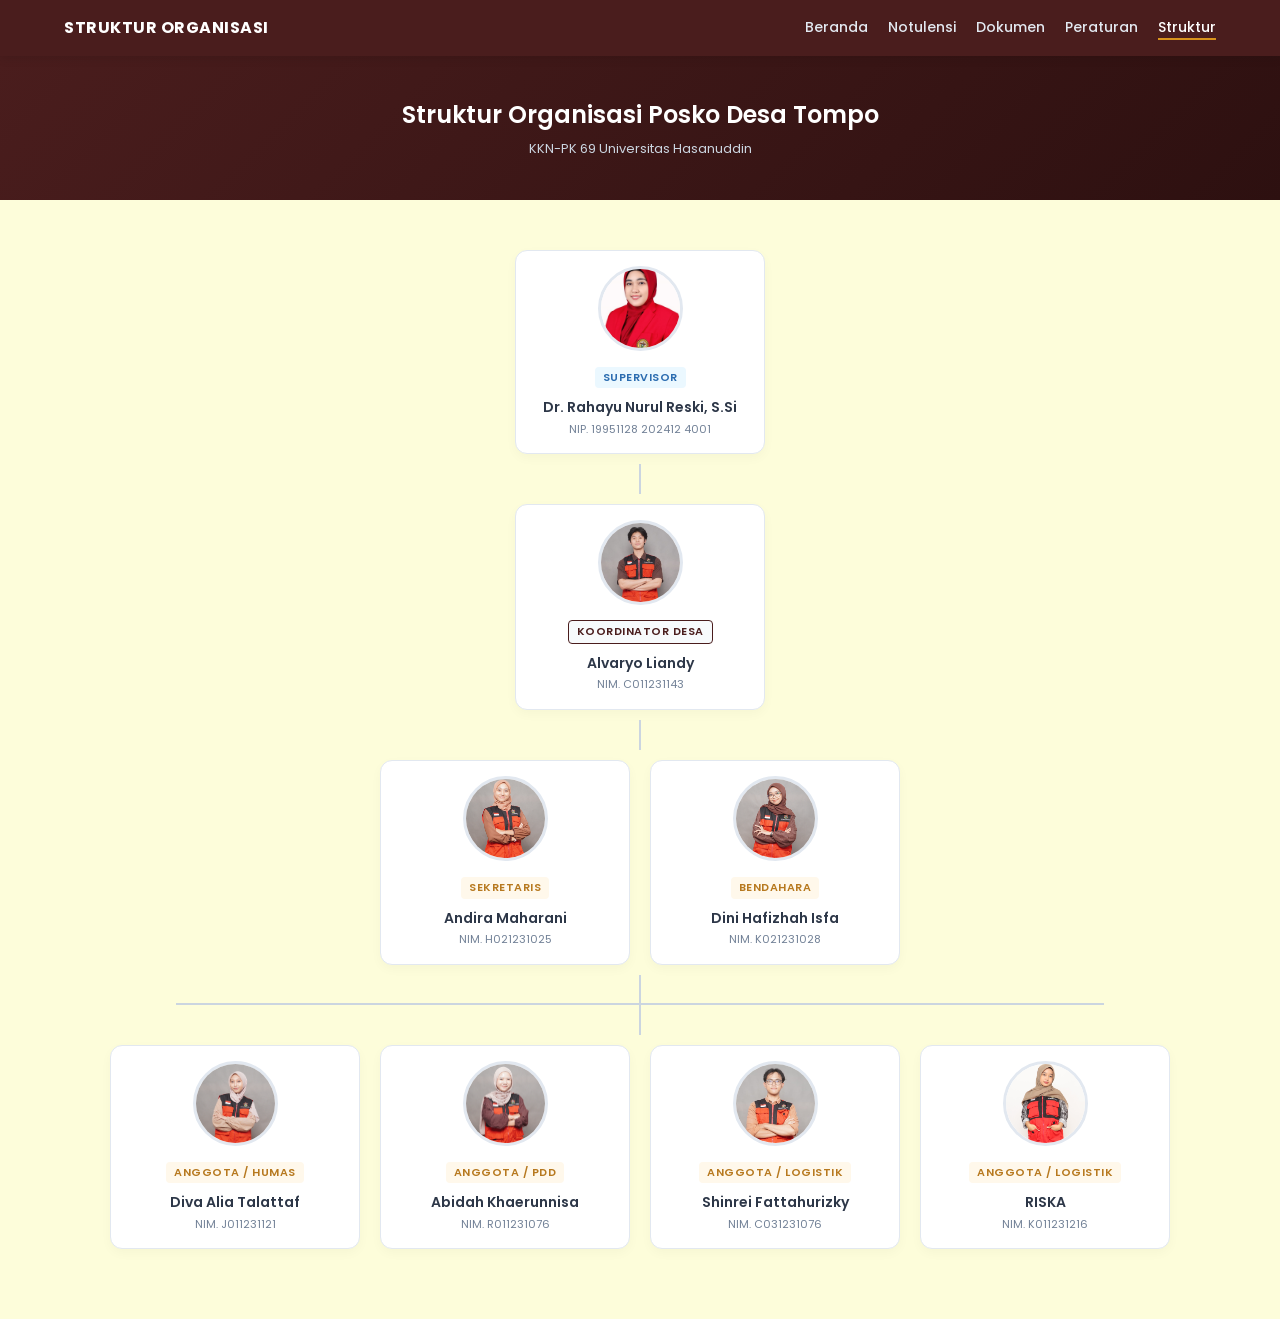
<file: struktur.html>
<!doctype html>
<html lang="id">
  <head>
    <meta charset="UTF-8" />
    <meta name="viewport" content="width=device-width, initial-scale=1.0" />
    <title>Struktur Organisasi Posko KKN</title>
    <link rel="preconnect" href="https://fonts.googleapis.com" />
    <link rel="preconnect" href="https://fonts.gstatic.com" crossorigin />
    <link
      href="https://fonts.googleapis.com/css2?family=Poppins:wght@300;400;500;600;700&display=swap"
      rel="stylesheet"
    />

    <style>
      /* =========================================================================
           RESET & VARIABEL WARNA SINKRON WEBSITE
           ========================================================================= */
      * {
        margin: 0;
        padding: 0;
        box-sizing: border-box;
        font-family: "Poppins", sans-serif;
      }
      :root {
        --primary-color: #4a1d1d; /* Merah tua/cokelat khas Hero Banner Anda */
        --accent-color: #d8931c; /* Emas soft */
        --bg-color: #fdfdda;
        --card-color: #ffffff;
        --text-main: #2d3748;
        --text-muted: #718096;
      }
      body {
        background-color: var(--bg-color);
        color: var(--text-main);
        line-height: 1.6;
        padding-bottom: 60px;
      }

      /* =========================================================================
           NAVIGASI BAR
           ========================================================================= */
      .navbar {
        background-color: var(--primary-color);
        color: white;
        padding: 15px 5%;
        display: flex;
        justify-content: space-between;
        align-items: center;
        position: sticky;
        top: 0;
        z-index: 1000;
        box-shadow: 0 2px 10px rgba(0, 0, 0, 0.1);
      }
      .navbar .brand {
        font-weight: 700;
        font-size: 16px;
        letter-spacing: 0.5px;
      }
      .nav-links {
        display: flex;
        gap: 20px;
      }
      .nav-links a {
        color: #e2e8f0;
        text-decoration: none;
        font-size: 14px;
        font-weight: 500;
      }
      .nav-links a.active {
        color: white;
        border-bottom: 2px solid var(--accent-color);
      }

      /* =========================================================================
           HEADER HALAMAN
           ========================================================================= */
      .header-section {
        background: linear-gradient(135deg, #4a1d1d 0%, #2d1010 100%);
        color: white;
        text-align: center;
        padding: 40px 20px;
        margin-bottom: 40px;
      }
      .header-section h1 {
        font-size: 24px;
        font-weight: 600;
        margin-bottom: 5px;
      }
      .header-section p {
        color: #cbd5e0;
        font-size: 13px;
      }

      /* =========================================================================
           BAGAN STRUKTUR (HIERARKI VERTIKAL & HORIZONTAL)
           ========================================================================= */
      .bagan-container {
        max-width: 1200px;
        margin: 0 auto;
        padding: 0 20px;
        display: flex;
        flex-direction: column;
        align-items: center;
      }

      /* Garis Alur Tegak Penghubung Antar Tingkat */
      .garis-penghubung {
        width: 2px;
        height: 30px;
        background-color: #cbd5e0;
        position: relative;
      }

      /* Baris Pengurus */
      .row-pengurus {
        display: flex;
        justify-content: center;
        align-items: flex-start;
        gap: 20px;
        width: 100%;
        flex-wrap: wrap;
        margin: 10px 0;
      }

      /* 🗂️ DESAIN KARTU ANGGOTA + FRAME FOTO */
      .kartu-jabatan {
        background: var(--card-color);
        border: 1px solid #e2e8f0;
        border-radius: 12px;
        box-shadow: 0 4px 12px rgba(0, 0, 0, 0.03);
        padding: 15px;
        text-align: center;
        width: 250px;
        position: relative;
        transition:
          transform 0.2s,
          box-shadow 0.2s;
      }
      .kartu-jabatan:hover {
        transform: translateY(-3px);
        box-shadow: 0 6px 18px rgba(0, 0, 0, 0.06);
      }

      /* Frame Foto Bulat Semetris */
      .frame-foto {
        width: 85px;
        height: 85px;
        border-radius: 50%;
        margin: 0 auto 12px auto;
        overflow: hidden;
        border: 3px solid #e2e8f0;
        background-color: #edf2f7;
        display: flex;
        align-items: center;
        justify-content: center;
      }
      .frame-foto img {
        width: 100%;
        height: 100%;
        object-fit: cover; /* Menjaga foto tidak gepeng */
      }

      /* Jika foto belum diunggah, ini siluet defaultnya */
      .avatar-placeholder {
        font-size: 40px;
        color: #a0aec0;
        line-height: 1;
      }

      /* Detail Teks Kartu */
      .kartu-jabatan .label-jabatan {
        font-size: 11px;
        font-weight: 600;
        text-transform: uppercase;
        letter-spacing: 0.5px;
        background-color: #fff8eb;
        color: #b7791f;
        padding: 2px 8px;
        border-radius: 4px;
        display: inline-block;
        margin-bottom: 8px;
      }
      /* Variasi warna khusus pembimbing & kordes */
      .dpk .label-jabatan {
        background-color: #ebf8ff;
        color: #2b6cb0;
      }
      .kordes .label-jabatan {
        background-color: #f7fafc;
        color: var(--primary-color);
        border: 1.5px solid var(--primary-color);
      }

      .kartu-jabatan h3 {
        font-size: 14px;
        color: var(--text-main);
        font-weight: 600;
        margin-bottom: 2px;
        white-space: nowrap;
        overflow: hidden;
        text-overflow: ellipsis;
      }
      .kartu-jabatan .nim-text {
        font-size: 11px;
        color: var(--text-muted);
      }

      /* =========================================================================
           GARIS CABANG KHUSUS UNTUK JALUR ANGGOTA BAWAH
           ========================================================================= */
      .garis-cabang-lebar {
        width: 80%;
        height: 2px;
        background-color: #cbd5e0;
        margin-top: -2px;
      }

      /* Responsif Layar Kecil (HP) */
      @media (max-width: 768px) {
        .row-pengurus {
          gap: 15px;
        }
        .garis-cabang-lebar {
          display: none;
        }
        .garis-penghubung {
          height: 20px;
        }
        .kartu-jabatan {
          width: 45%;
          min-width: 150px;
          padding: 10px;
        }
        .frame-foto {
          width: 70px;
          height: 70px;
        }
        .kartu-jabatan h3 {
          font-size: 12px;
        }
      }
    </style>
  </head>

  <body>
    <nav class="navbar">
      <div class="brand">STRUKTUR ORGANISASI</div>
      <div class="nav-links">
        <a href="index.html">Beranda</a>
        <a href="notulensi.html">Notulensi</a>
        <a href="dokumen.html">Dokumen</a>
        <a href="peraturan.html">Peraturan</a>
        <a href="struktur.html" class="active">Struktur</a>
      </div>
    </nav>

    <header class="header-section">
      <h1>Struktur Organisasi Posko Desa Tompo</h1>
      <p>KKN-PK 69 Universitas Hasanuddin</p>
    </header>

    <main class="bagan-container">
      <div class="row-pengurus">
        <div class="kartu-jabatan dpk">
          <div class="frame-foto">
            <img
              src="supervisor.jpeg"
              alt="Foto DPK"
              onerror="
                this.style.display = 'none';
                this.nextElementSibling.style.display = 'block';
              "
            />
            <span class="avatar-placeholder" style="display: none">👨‍🏫</span>
          </div>
          <span class="label-jabatan">Supervisor</span>
          <h3>Dr. Rahayu Nurul Reski, S.Si</h3>
          <div class="nim-text">NIP. 19951128 202412 4001</div>
        </div>
      </div>

      <div class="garis-penghubung"></div>

      <div class="row-pengurus">
        <div class="kartu-jabatan kordes">
          <div class="frame-foto">
            <img
              src="rio.png"
              alt="Foto Kordes"
              onerror="
                this.style.display = 'none';
                this.nextElementSibling.style.display = 'block';
              "
            />
            <span class="avatar-placeholder" style="display: none">👨‍💼</span>
          </div>
          <span class="label-jabatan">Koordinator Desa</span>
          <h3>Alvaryo Liandy</h3>
          <div class="nim-text">NIM. C011231143</div>
        </div>
      </div>

      <div class="garis-penghubung"></div>

      <div class="row-pengurus">
        <div class="kartu-jabatan">
          <div class="frame-foto">
            <img
              src="andira.png"
              alt="Foto Andira"
              onerror="
                this.style.display = 'none';
                this.nextElementSibling.style.display = 'block';
              "
            />
            <span class="avatar-placeholder" style="display: none">👩‍💼</span>
          </div>
          <span class="label-jabatan">Sekretaris</span>
          <h3>Andira Maharani</h3>
          <div class="nim-text">NIM. H021231025</div>
        </div>

        <div class="kartu-jabatan">
          <div class="frame-foto">
            <img
              src="dini.png"
              alt="Foto Bendahara"
              onerror="
                this.style.display = 'none';
                this.nextElementSibling.style.display = 'block';
              "
            />
            <span class="avatar-placeholder" style="display: none">👩‍⚕️</span>
          </div>
          <span class="label-jabatan">Bendahara</span>
          <h3>Dini Hafizhah Isfa</h3>
          <div class="nim-text">NIM. K021231028</div>
        </div>
      </div>

      <div class="garis-penghubung"></div>
      <div class="garis-cabang-lebar"></div>
      <div class="garis-penghubung"></div>

      <div class="row-pengurus">
        <div class="kartu-jabatan">
          <div class="frame-foto">
            <img
              src="diva.png"
              alt="Foto Anggota"
              onerror="
                this.style.display = 'none';
                this.nextElementSibling.style.display = 'block';
              "
            />
            <span class="avatar-placeholder" style="display: none">👤</span>
          </div>
          <span class="label-jabatan">Anggota / Humas</span>
          <h3>Diva Alia Talattaf</h3>
          <div class="nim-text">NIM. J011231121</div>
        </div>

        <div class="kartu-jabatan">
          <div class="frame-foto">
            <img
              src="abidah.png"
              alt="Foto Anggota"
              onerror="
                this.style.display = 'none';
                this.nextElementSibling.style.display = 'block';
              "
            />
            <span class="avatar-placeholder" style="display: none">👤</span>
          </div>
          <span class="label-jabatan">Anggota / PDD</span>
          <h3>Abidah Khaerunnisa</h3>
          <div class="nim-text">NIM. R011231076</div>
        </div>

        <div class="kartu-jabatan">
          <div class="frame-foto">
            <img
              src="shinrei.png"
              alt="Foto Anggota"
              onerror="
                this.style.display = 'none';
                this.nextElementSibling.style.display = 'block';
              "
            />
            <span class="avatar-placeholder" style="display: none">👤</span>
          </div>
          <span class="label-jabatan">Anggota / Logistik</span>
          <h3>Shinrei Fattahurizky</h3>
          <div class="nim-text">NIM. C031231076</div>
        </div>

        <div class="kartu-jabatan">
          <div class="frame-foto">
            <img
              src="riska.png"
              alt="Foto Anggota"
              onerror="
                this.style.display = 'none';
                this.nextElementSibling.style.display = 'block';
              "
            />
            <span class="avatar-placeholder" style="display: none">👤</span>
          </div>
          <span class="label-jabatan">Anggota / Logistik</span>
          <h3>RISKA</h3>
          <div class="nim-text">NIM. K011231216</div>
        </div>
      </div>
    </main>
  </body>
</html>
</file>
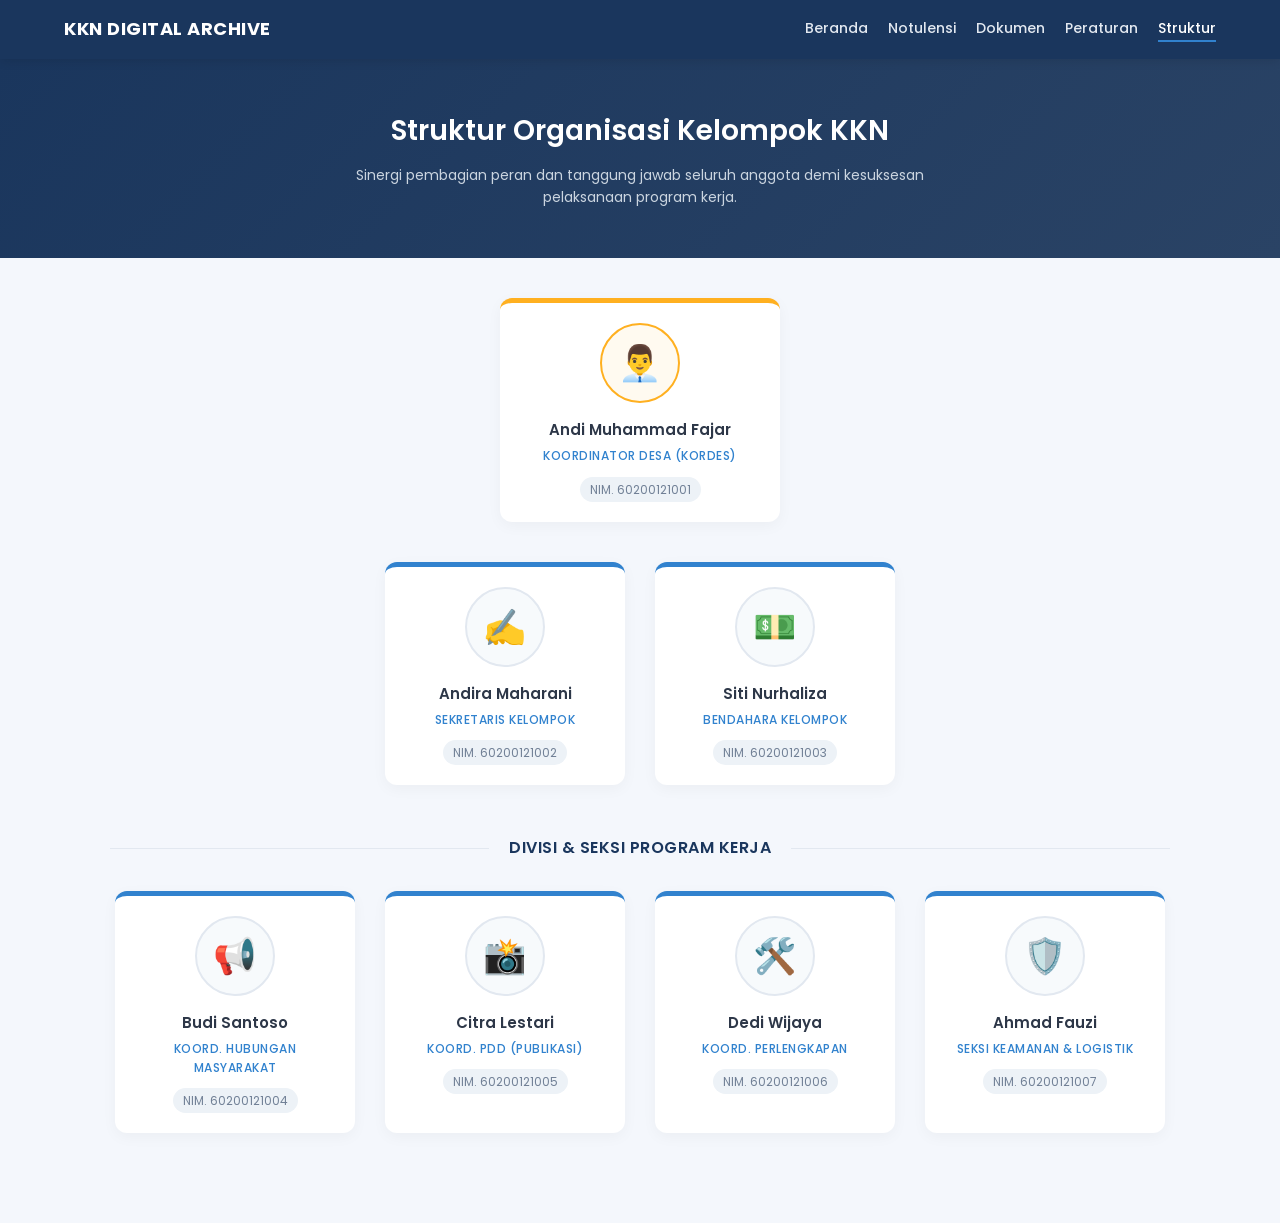
<file: struktur1.html>
<!DOCTYPE html>
<html lang="id">
<head>
    <meta charset="UTF-8">
    <meta name="viewport" content="width=device-width, initial-scale=1.0">
    <title>Struktur Organisasi KKN</title>
    <!-- Google Font -->
    <link rel="preconnect" href="https://fonts.googleapis.com">
    <link rel="preconnect" href="https://fonts.gstatic.com" crossorigin>
    <link href="https://fonts.googleapis.com/css2?family=Poppins:wght@300;400;500;600;700&display=swap" rel="stylesheet">
    
    <style>
        /* =========================================================================
           RESET & VARIABEL GAYA UTAMA
           ========================================================================= */
        * {
            margin: 0;
            padding: 0;
            box-sizing: border-box;
            font-family: 'Poppins', sans-serif;
        }
        :root {
            --primary-color: #1a365d;
            --accent-color: #3182ce;
            --bg-color: #f4f7fc;
            --card-color: #ffffff;
            --text-main: #2d3748;
            --text-muted: #718096;
        }
        body {
            background-color: var(--bg-color);
            color: var(--text-main);
            line-height: 1.6;
            padding-bottom: 50px;
        }

        /* =========================================================================
           NAVIGASI BAR (SINKRONKAN DENGAN HALAMAN LAIN)
           ========================================================================= */
        .navbar {
            background-color: var(--primary-color);
            color: white;
            padding: 15px 5%;
            display: flex;
            justify-content: space-between;
            align-items: center;
            position: sticky;
            top: 0;
            z-index: 1000;
            box-shadow: 0 2px 10px rgba(0,0,0,0.1);
        }
        .navbar .brand {
            font-weight: 700;
            font-size: 18px;
            letter-spacing: 0.5px;
        }
        .nav-links {
            display: flex;
            gap: 20px;
        }
        .nav-links a {
            color: #e2e8f0;
            text-decoration: none;
            font-size: 14px;
            font-weight: 500;
            transition: color 0.2s;
        }
        .nav-links a:hover, .nav-links a.active {
            color: white;
            border-bottom: 2px solid var(--accent-color);
        }

        /* =========================================================================
           HEADER BANNER
           ========================================================================= */
        .header-section {
            background: linear-gradient(135deg, #1a365d 0%, #2a4365 100%);
            color: white;
            text-align: center;
            padding: 50px 20px;
        }
        .header-section h1 {
            font-size: 28px;
            font-weight: 600;
            margin-bottom: 10px;
        }
        .header-section p {
            color: #cbd5e0;
            font-size: 14px;
            max-width: 600px;
            margin: 0 auto;
        }

        /* =========================================================================
           STRUKTUR LAYOUT (TIERED GRID)
           ========================================================================= */
        .container {
            max-width: 1100px;
            margin: 40px auto;
            padding: 0 20px;
        }

        .org-row {
            display: flex;
            justify-content: center;
            gap: 30px;
            margin-bottom: 40px;
            flex-wrap: wrap;
            position: relative;
        }

        /* Gaya Kartu Anggota */
        .member-card {
            background: var(--card-color);
            border-radius: 12px;
            box-shadow: 0 4px 15px rgba(0,0,0,0.04);
            padding: 20px;
            text-align: center;
            width: 240px;
            border-top: 5px solid var(--accent-color);
            transition: transform 0.2s, box-shadow 0.2s;
        }
        .member-card:hover {
            transform: translateY(-5px);
            box-shadow: 0 6px 20px rgba(0,0,0,0.08);
        }

        /* Variasi Ukuran/Warna untuk Jabatan Inti */
        .member-card.leader {
            width: 280px;
            border-top-color: #ffb020; /* Warna Emas untuk Kordes */
        }
        .member-card.leader .avatar {
            background-color: #fffaf0;
            border: 2px solid #ffb020;
        }

        /* Avatar Lingkaran */
        .avatar {
            width: 80px;
            height: 80px;
            background-color: #f7fafc;
            border-radius: 50%;
            margin: 0 auto 15px auto;
            display: flex;
            align-items: center;
            justify-content: center;
            font-size: 35px;
            border: 2px solid #e2e8f0;
        }

        .member-card h3 {
            font-size: 15px;
            color: var(--text-main);
            margin-bottom: 4px;
            font-weight: 600;
        }
        .member-card .role {
            font-size: 12px;
            color: var(--accent-color);
            font-weight: 500;
            text-transform: uppercase;
            letter-spacing: 0.5px;
            margin-bottom: 10px;
        }
        .member-card .nim {
            font-size: 12px;
            color: var(--text-muted);
            background: #edf2f7;
            padding: 3px 10px;
            border-radius: 20px;
            display: inline-block;
        }

        /* Judul Pembatas Divisi */
        .section-divider {
            text-align: center;
            margin: 50px 0 30px 0;
            position: relative;
        }
        .section-divider::before {
            content: "";
            position: absolute;
            top: 50%;
            left: 0;
            width: 100%;
            height: 1px;
            background-color: #e2e8f0;
            z-index: 1;
        }
        .section-divider span {
            background-color: var(--bg-color);
            padding: 0 20px;
            color: var(--primary-color);
            font-weight: 600;
            font-size: 16px;
            position: relative;
            z-index: 2;
            letter-spacing: 0.5px;
        }
    </style>




</head>
<body>

<!-- 1. NAVIGATION BAR -->
<nav class="navbar">
    <div class="brand">KKN DIGITAL ARCHIVE</div>
    <div class="nav-links">
        <a href="index.html">Beranda</a>
        <a href="notulensi.html">Notulensi</a>
        <a href="dokumen.html">Dokumen</a>
        <a href="peraturan.html">Peraturan</a>
        <a href="struktur.html" class="active">Struktur</a>
    </div>
</nav>

<!-- 2. HEADER BANNER -->
<header class="header-section">
    <h1>Struktur Organisasi Kelompok KKN</h1>
    <p>Sinergi pembagian peran dan tanggung jawab seluruh anggota demi kesuksesan pelaksanaan program kerja.</p>
</header>

<!-- 3. KONTEN STRUKTUR TIM -->
<main class="container">

    <!-- TIER 1: KOORDINATOR DESA (LEADER) -->
    <div class="org-row">
        <div class="member-card leader">
            <div class="avatar">👨‍💼</div>
            <h3>Andi Muhammad Fajar</h3>
            <div class="role">Koordinator Desa (Kordes)</div>
            <div class="nim">NIM. 60200121001</div>
        </div>
    </div>

    <!-- TIER 2: PENGURUS INTI (SEKRETARIS & BENDAHARA) -->
    <div class="org-row">
        <div class="member-card">
            <div class="avatar">✍️</div>
            <h3>Andira Maharani</h3>
            <div class="role">Sekretaris kelompok</div>
            <div class="nim">NIM. 60200121002</div>
        </div>
        <div class="member-card">
            <div class="avatar">💵</div>
            <h3>Siti Nurhaliza</h3>
            <div class="role">Bendahara Kelompok</div>
            <div class="nim">NIM. 60200121003</div>
        </div>
    </div>

    <div class="section-divider">
        <span>DIVISI & SEKSI PROGRAM KERJA</span>
    </div>

    <!-- TIER 3: DIVISI OPERASIONAL -->
    <div class="org-row">
        
        <!-- Anggota Divisi 1 -->
        <div class="member-card">
            <div class="avatar">📢</div>
            <h3>Budi Santoso</h3>
            <div class="role">Koord. Hubungan Masyarakat</div>
            <div class="nim">NIM. 60200121004</div>
        </div>

        <!-- Anggota Divisi 2 -->
        <div class="member-card">
            <div class="avatar">📸</div>
            <h3>Citra Lestari</h3>
            <div class="role">Koord. PDD (Publikasi)</div>
            <div class="nim">NIM. 60200121005</div>
        </div>

        <!-- Anggota Divisi 3 -->
        <div class="member-card">
            <div class="avatar">🛠️</div>
            <h3>Dedi Wijaya</h3>
            <div class="role">Koord. Perlengkapan</div>
            <div class="nim">NIM. 60200121006</div>
        </div>

        <!-- Anggota Divisi 4 -->
        <div class="member-card">
            <div class="avatar">🛡️</div>
            <h3>Ahmad Fauzi</h3>
            <div class="role">Seksi Keamanan & Logistik</div>
            <div class="nim">NIM. 60200121007</div>
        </div>

    </div>

</main>

</body>
</html>
</file>
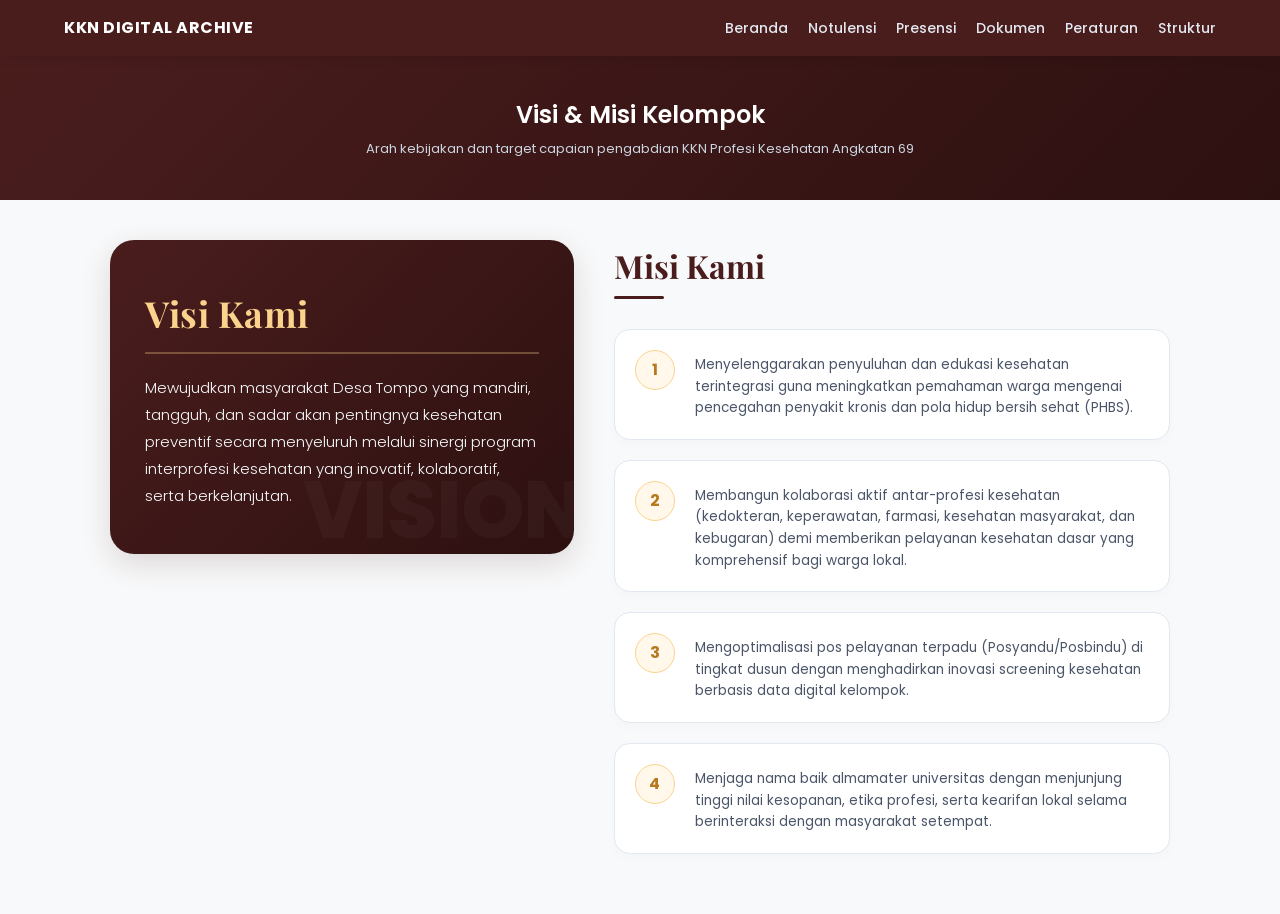
<file: visi-misi.html>
<!DOCTYPE html>
<html lang="id">
<head>
    <meta charset="UTF-8">
    <meta name="viewport" content="width=device-width, initial-scale=1.0">
    <title>Visi & Misi KKN PK-69</title>
    <link rel="preconnect" href="https://fonts.googleapis.com">
    <link rel="preconnect" href="https://fonts.gstatic.com" crossorigin>
    <link href="https://fonts.googleapis.com/css2?family=Playfair+Display:ital,wght@0,600;0,700;1,400&family=Poppins:wght@300;400;500;600;700&display=swap" rel="stylesheet">
    
    <style>
        /* =========================================================================
           RESET & VARIABEL WARNA (SINKRON DENGAN BANNER UTAMA)
           ========================================================================= */
        * {
            margin: 0;
            padding: 0;
            box-sizing: border-box;
            font-family: 'Poppins', sans-serif;
        }
        :root {
            --primary-color: #4a1d1d; /* Merah tua/cokelat mewah */
            --secondary-color: #2d1010;
            --accent-color: #fbd38d;  /* Emas soft */
            --bg-color: #f8f9fa;
            --card-color: #ffffff;
            --text-main: #2d3748;
            --text-muted: #718096;
        }
        body {
            background-color: var(--bg-color);
            color: var(--text-main);
            line-height: 1.6;
            padding-bottom: 60px;
        }

        /* =========================================================================
           NAVIGASI BAR
           ========================================================================= */
        .navbar {
            background-color: var(--primary-color);
            color: white;
            padding: 15px 5%;
            display: flex;
            justify-content: space-between;
            align-items: center;
            position: sticky;
            top: 0;
            z-index: 1000;
            box-shadow: 0 2px 10px rgba(0,0,0,0.1);
        }
        .navbar .brand { font-weight: 700; font-size: 16px; letter-spacing: 0.5px; }
        .nav-links { display: flex; gap: 20px; }
        .nav-links a { color: #e2e8f0; text-decoration: none; font-size: 14px; font-weight: 500; }
        .nav-links a.active { color: white; border-bottom: 2px solid var(--accent-color); }

        /* =========================================================================
           HEADER HALAMAN
           ========================================================================= */
        .header-section {
            background: linear-gradient(135deg, var(--primary-color) 0%, var(--secondary-color) 100%);
            color: white;
            text-align: center;
            padding: 40px 20px;
            margin-bottom: 40px;
        }
        .header-section h1 { font-size: 24px; font-weight: 600; margin-bottom: 5px; }
        .header-section p { color: #cbd5e0; font-size: 13px; }

        /* =========================================================================
           LAYOUT UTAMA VISI & MISI (SPLIT FLEX / GRID)
           ========================================================================= */
        .container {
            max-width: 1100px;
            margin: 0 auto;
            padding: 0 20px;
            display: grid;
            grid-template-columns: 1fr 1.2fr; /* Sisi kiri sedikit lebih kecil dari kanan */
            gap: 40px;
            align-items: start;
        }

        /* --- BLOK VISI (SISI KIRI: MEWAH & ELEGAN) --- */
        .visi-box {
            background: linear-gradient(135deg, var(--primary-color) 0%, var(--secondary-color) 100%);
            color: white;
            padding: 45px 35px;
            border-radius: 24px;
            box-shadow: 0 10px 30px rgba(74, 29, 29, 0.15);
            position: relative;
            overflow: hidden;
        }
        /* Dekorasi watermark teks transparan di latar belakang */
        .visi-box::before {
            content: "VISION";
            position: absolute;
            bottom: -20px;
            right: -10px;
            font-size: 80px;
            font-weight: 800;
            color: rgba(255, 255, 255, 0.03);
            font-family: 'Poppins', sans-serif;
            pointer-events: none;
        }
        .visi-box h2 {
            font-family: 'Playfair Display', serif;
            font-size: 36px;
            color: var(--accent-color);
            margin-bottom: 20px;
            font-weight: 700;
            letter-spacing: 0.5px;
            border-bottom: 2px solid rgba(251, 211, 141, 0.3);
            padding-bottom: 10px;
        }
        .visi-box p {
            font-size: 15px;
            font-weight: 300;
            line-height: 1.8;
            color: #f7fafc;
        }

        /* --- BLOK MISI (SISI KANAN: JAZZY & TERSTRUKTUR) --- */
        .misi-container {
            display: flex;
            flex-direction: column;
            gap: 20px;
        }
        .misi-container h2 {
            font-family: 'Playfair Display', serif;
            font-size: 32px;
            color: var(--primary-color);
            font-weight: 700;
            margin-bottom: 10px;
            position: relative;
        }
        /* Garis bawah dekoratif judul Misi */
        .misi-container h2::after {
            content: "";
            display: block;
            width: 50px;
            height: 3px;
            background-color: var(--primary-color);
            margin-top: 5px;
            border-radius: 2px;
        }
        
        /* Kartu List Misi */
        .misi-card {
            background: var(--card-color);
            border: 1px solid #e2e8f0;
            border-radius: 16px;
            padding: 20px;
            display: flex;
            align-items: start;
            gap: 20px;
            box-shadow: 0 4px 12px rgba(0,0,0,0.02);
            transition: transform 0.2s, box-shadow 0.2s;
        }
        .misi-card:hover {
            transform: translateX(5px); /* Efek bergeser halus saat di-hover */
            box-shadow: 0 6px 18px rgba(0,0,0,0.05);
            border-color: #cbd5e0;
        }
        
        /* Angka Indikator Misi Bulat */
        .misi-number {
            background-color: #fff8eb;
            color: #b7791f;
            font-size: 16px;
            font-weight: 700;
            width: 40px;
            height: 40px;
            border-radius: 50%;
            display: flex;
            align-items: center;
            justify-content: center;
            flex-shrink: 0; /* Mencegah bulatan gepeng */
            border: 1px solid #fbd38d;
        }
        .misi-card p {
            font-size: 13.5px;
            color: #4a5568;
            line-height: 1.6;
            padding-top: 4px;
        }

        /* Responsive Layar HP */
        @media (max-width: 768px) {
            .container {
                grid-template-columns: 1fr; /* Menjadi satu kolom bertumpuk vertikal di HP */
                gap: 30px;
            }
            .visi-box { padding: 30px 20px; }
            .visi-box h2 { font-size: 28px; }
            .misi-container h2 { font-size: 26px; }
            .misi-card { padding: 15px; gap: 15px; }
            .misi-number { width: 35px; height: 35px; font-size: 14px; }
        }
    </style>
</head>
<body>

<nav class="navbar">
    <div class="brand">KKN DIGITAL ARCHIVE</div>
    <div class="nav-links">
        <a href="index.html">Beranda</a>
        <a href="notulensi.html">Notulensi</a>
        <a href="presensi.html">Presensi</a>
        <a href="dokumen.html">Dokumen</a>
        <a href="peraturan.html">Peraturan</a>
        <a href="struktur.html">Struktur</a>
    </div>
</nav>

<header class="header-section">
    <h1>Visi & Misi Kelompok</h1>
    <p>Arah kebijakan dan target capaian pengabdian KKN Profesi Kesehatan Angkatan 69</p>
</header>

<main class="container">

    <section class="visi-box">
        <h2>Visi Kami</h2>
        <p>
            Mewujudkan masyarakat Desa Tompo yang mandiri, tangguh, dan sadar akan pentingnya 
            kesehatan preventif secara menyeluruh melalui sinergi program interprofesi kesehatan 
            yang inovatif, kolaboratif, serta berkelanjutan.
        </p>
    </section>

    <section class="misi-container">
        <h2>Misi Kami</h2>
        
        <div class="misi-card">
            <div class="misi-number">1</div>
            <p>Menyelenggarakan penyuluhan dan edukasi kesehatan terintegrasi guna meningkatkan pemahaman warga mengenai pencegahan penyakit kronis dan pola hidup bersih sehat (PHBS).</p>
        </div>

        <div class="misi-card">
            <div class="misi-number">2</div>
            <p>Membangun kolaborasi aktif antar-profesi kesehatan (kedokteran, keperawatan, farmasi, kesehatan masyarakat, dan kebugaran) demi memberikan pelayanan kesehatan dasar yang komprehensif bagi warga lokal.</p>
        </div>

        <div class="misi-card">
            <div class="misi-number">3</div>
            <p>Mengoptimalisasi pos pelayanan terpadu (Posyandu/Posbindu) di tingkat dusun dengan menghadirkan inovasi screening kesehatan berbasis data digital kelompok.</p>
        </div>

        <div class="misi-card">
            <div class="misi-number">4</div>
            <p>Menjaga nama baik almamater universitas dengan menjunjung tinggi nilai kesopanan, etika profesi, serta kearifan lokal selama berinteraksi dengan masyarakat setempat.</p>
        </div>

    </section>

</main>

</body>
</html>
</file>
<file: buat-notulensi.css>
/*====================================
        RESET
====================================*/

*{

    margin:0;

    padding:0;

    box-sizing:border-box;

}

body{

    font-family:'Poppins',sans-serif;

    background:#f4f6fb;

    color:#333;

}

.container{

    width:90%;

    max-width:1100px;

    margin:auto;

    padding:40px 0;

}


/*====================================
        HEADER
====================================*/

.header{

    display:flex;

    justify-content:space-between;

    align-items:center;

    margin-bottom:35px;

}

.header h1{

    font-size:32px;

    color:#1f3b73;

}

.header p{

    color:#666;

    margin-top:6px;

}

.back-btn{

    text-decoration:none;

    background:#e9eef9;

    color:#1f3b73;

    padding:12px 22px;

    border-radius:10px;

    font-weight:500;

    transition:.3s;

}

.back-btn:hover{

    background:#1f3b73;

    color:white;

}



/*====================================
        CARD
====================================*/

.card{

    background:white;

    border-radius:18px;

    padding:30px;

    margin-bottom:25px;

    box-shadow:0 10px 25px rgba(0,0,0,.06);

}

.card h2{

    color:#1f3b73;

    margin-bottom:20px;

}




/*====================================
        GRID
====================================*/

.grid-2{

    display:grid;

    grid-template-columns:1fr 1fr;

    gap:20px;

}

.grid-3{

    display:grid;

    grid-template-columns:repeat(3,1fr);

    gap:20px;

}




/*====================================
        LABEL
====================================*/

label{

    display:block;

    margin-bottom:8px;

    font-weight:600;

    color:#444;

}





/*====================================
        INPUT
====================================*/

input,

select,

textarea{

    width:100%;

    padding:14px;

    border:1px solid #d7dce5;

    border-radius:10px;

    font-size:15px;

    font-family:'Poppins',sans-serif;

    transition:.3s;

}

textarea{

    resize:vertical;

}

input:focus,

select:focus,

textarea:focus{

    outline:none;

    border-color:#2f80ed;

    box-shadow:0 0 8px rgba(47,128,237,.25);

}



/*====================================
        BUTTON
====================================*/

.button-group{

    display:flex;

    justify-content:flex-end;

    gap:15px;

    margin-top:35px;

}

.button-group button{

    padding:14px 28px;

    border:none;

    border-radius:10px;

    cursor:pointer;

    font-size:15px;

    font-weight:600;

    transition:.3s;

}

.button-group button[type="reset"]{

    background:#d9dde6;

}

.button-group button[type="reset"]:hover{

    background:#bfc4ce;

}

.button-group button[type="submit"]{

    background:#2f80ed;

    color:white;

}

.button-group button[type="submit"]:hover{

    background:#1366d6;

}



/*====================================
        FILE
====================================*/

input[type=file]{

    padding:10px;

}



/*====================================
        RESPONSIVE
====================================*/

@media(max-width:768px){

    .header{

        flex-direction:column;

        align-items:flex-start;

        gap:15px;

    }

    .grid-2{

        grid-template-columns:1fr;

    }

    .grid-3{

        grid-template-columns:1fr;

    }

    .button-group{

        flex-direction:column;

    }

    .button-group button{

        width:100%;

    }

}
</file>
<file: detail-notulensi.css>
* {
    margin: 0;
    padding: 0;
    box-sizing: border-box;
    font-family: 'Poppins', sans-serif;
}

body {
    background-color: #f4f7fc;
    color: #333;
    padding: 40px 20px;
}

.container {
    max-width: 900px;
    margin: 0 auto;
    background: #ffffff;
    padding: 40px;
    border-radius: 16px;
    box-shadow: 0 4px 16px rgba(0, 0, 0, 0.05);
}

.header {
    display: flex;
    justify-content: space-between;
    align-items: flex-start;
    gap: 20px;
    flex-wrap: wrap;
}

.header h1 {
    font-size: 28px;
    color: #1a365d;
    margin: 10px 0 5px 0;
    font-weight: 600;
}

.header p {
    font-size: 14px;
    color: #666;
}

.status-badge {
    display: inline-block;
    padding: 6px 16px;
    font-size: 13px;
    font-weight: 600;
    border-radius: 20px;
    text-transform: capitalize;
}

.status-badge.selesai { background-color: #e6fffa; color: #234e52; }
.status-badge.menunggu { background-color: #feebc8; color: #744210; }

.header-buttons {
    display: flex;
    gap: 12px;
}

.btn-back, .btn-edit {
    display: inline-block;
    padding: 10px 20px;
    font-size: 14px;
    font-weight: 500;
    text-decoration: none;
    border-radius: 8px;
    cursor: pointer;
    border: none;
    transition: all 0.2s;
}

.btn-back { background-color: #edf2f7; color: #4a5568; }
.btn-back:hover { background-color: #e2e8f0; }

.btn-edit { background-color: #3182ce; color: #fff; }
.btn-edit:hover { background-color: #2b6cb0; }

.separator {
    margin: 30px 0;
    border: 0;
    border-top: 1px solid #e2e8f0;
}

.meta-grid {
    display: grid;
    grid-template-columns: repeat(auto-fit, minmax(200px, 1fr));
    gap: 20px;
    margin-bottom: 35px;
}

.meta-box {
    background: #f7fafc;
    padding: 15px 20px;
    border-radius: 10px;
    border-left: 4px solid #4299e1;
}

.meta-box h4 {
    font-size: 12px;
    text-transform: uppercase;
    color: #718096;
    margin-bottom: 5px;
    letter-spacing: 0.5px;
}

.meta-box p {
    font-size: 15px;
    font-weight: 500;
    color: #2d3748;
}

.content-section {
    display: flex;
    flex-direction: column;
    gap: 25px;
}

.content-box {
    background: #fff;
    border: 1px solid #e2e8f0;
    padding: 25px;
    border-radius: 12px;
}

.content-box h3 {
    font-size: 18px;
    color: #2c5282;
    margin-bottom: 12px;
    font-weight: 600;
}

.content-box p {
    font-size: 15px;
    color: #4a5568;
    line-height: 1.7;
    white-space: pre-line; /* Menjaga enter/baris baru dari text-area */
}




.btn-word {
    display: inline-block;
    padding: 10px 20px;
    font-size: 14px;
    font-weight: 500;
    color: #fff;
    background-color: #2b6cb0; /* Warna biru serasi dengan tema, atau ganti #2f855a jika ingin warna hijau Word */
    background-color: #2f855a; /* Hijau Word */
    border-radius: 8px;
    cursor: pointer;
    border: none;
    transition: all 0.2s;
}

.btn-word:hover {
    background-color: #22543d;
}
</file>
<file: style.css>
/* ================================
   RESET
================================ */

* {
  margin: 0;
  padding: 0;
  box-sizing: border-box;
}

body {
  font-family: "Poppins", sans-serif;
  background: #d4cdb1;
}

/* ================================
   NAVBAR
================================ */

.navbar {
  width: 100%;
  height: 90px;
  background: #ffffff;
  display: flex;
  justify-content: space-between;
  align-items: center;
  padding: 0 60px;
}

/* ================================
   LOGO
================================ */

.logo img {
  height: 150px;
  width: fit-content;
}

/* ================================
   MENU
================================ */

.nav-menu {
  display: flex;
  gap: 45px;
  list-style: none;
}

.nav-menu a {
  text-decoration: none;
  color: #222;
  font-size: 18px;
  font-weight: 500;
  transition: 0.3s;
  padding-bottom: 6px;
}

.nav-menu a:hover {
  color: #d62828;
}

.nav-menu .active {
  border-bottom: 3px solid #d62828;
}

/* ================================
   BUTTON
================================ */

.btn-login {
  border: none;
  outline: none;
  background: #642929;
  color: white;
  font-size: 16px;
  font-weight: 600;
  padding: 12px 28px;
  border-radius: 40px;
  cursor: pointer;
  transition: 0.3s;
}

.btn-login:hover {
  background: #b91c1c;
  transform: translateY(-2px);
}

/* ================================
   HERO
================================ */
/* ================================================
   HERO CONTAINER UTAMA (VERSI FIX TOTAL)
================================================ */
/* ================================================
   HERO CONTAINER UTAMA
================================================ */
/* =========================================================================
   💻 1. ATURAN KHUSUS LAPTOP / DESKTOP (LOGO POP-OUT 3D ATAS)
   ========================================================================= */
.hero-container {
  width: 100%;
  display: flex;
  justify-content: center;
  margin-top: 80px; /* Jarak atas agar logo saat lolos tidak menabrak navbar */
  padding: 0 15px;
  box-sizing: border-box;
}

.hero-section {
  background: linear-gradient(135deg, #4a1d1d 0%, #2d1010 100%);
  border-radius: 24px;
  width: 100%;
  max-width: 10000px;
  height: 400px; /* Mengunci tinggi kotak cokelat di laptop */
  padding: 0 50px;
  color: #ffffff;
  box-shadow: 0 10px 30px rgba(0, 0, 0, 0.15);
  display: flex;
  align-items: center;
  justify-content: space-between;
  box-sizing: border-box;

  /* Jangkar mutlak meloloskan gambar ke atas */
  position: relative;
  overflow: visible;
}

.hero-content {
  max-width: 55%;
  z-index: 2;
}

.hero-section .main-title {
  font-family: "Playfair Display", serif;
  font-size: 70px;
  font-weight: 700;
  line-height: 1.2;
  margin-bottom: 5px;
  background: linear-gradient(to right, #ffffff, #ffe3e3);
  background-clip: text;
  -webkit-text-fill-color: transparent;
}

.hero-section .sub-title-1 {
  font-family: "Poppins", sans-serif;
  font-size: 30px;
  font-weight: 500;
  color: #fbd38d;
  margin-bottom: 2px;
}

.hero-section .sub-title-2 {
  font-family: "Poppins", sans-serif;
  font-size: 20px;
  font-weight: 400;
  color: #e2e8f0;
  margin-bottom: 12px;
}

.hero-section .angkatan-badge {
  display: inline-block;
  font-family: "Poppins", sans-serif;
  font-size: 12px;
  font-weight: 600;
  background-color: rgba(255, 255, 255, 0.15);
  padding: 4px 12px;
  border-radius: 50px;
  border: 1px solid rgba(255, 255, 255, 0.25);
  margin-bottom: 15px;
}

.hero-section .hero-desc {
  font-family: "Poppins", sans-serif;
  font-size: 13.5px;
  font-weight: 300;
  color: #cbd5e0;
  line-height: 1.6;
  border-left: 3px solid #fbd38d;
  padding-left: 15px;
}

.hero-image {
  width: 35%;
  height: 100%;
  position: relative;
}

/* Trik memotong atas di laptop */
.hero-image img {
  position: absolute;
  bottom: 0;
  right: -10px;
  top: auto;
  transform: none;
  height: 600px; /* Lebih tinggi dari kotak (320px), otomatis meluap 80px ke atas */
  width: auto;
  object-fit: contain;
  z-index: 10;
  filter: drop-shadow(0 15px 25px rgba(0, 0, 0, 0.5));
}

/* =========================================================================
   📱 2. ATURAN KHUSUS HP (RESPONSIF - FOTO TURUN KE BAWAH TEKS SECARA RAPI)
   ========================================================================= */
@media screen and (max-width: 991px) {
  .hero-section {
    flex-direction: column-reverse; /* Menyusun foto di bawah atau atas teks di HP */
    height: auto; /* Kotak melar fleksibel mengikuti konten di HP */
    padding: 40px 20px;
    text-align: center;
    gap: 25px;
  }

  .hero-content {
    max-width: 100%;
    display: flex;
    flex-direction: column;
    align-items: center;
  }

  .hero-section .main-title {
    font-size: 28px;
  }

  .hero-section .sub-title-1 {
    font-size: 18px;
  }

  .hero-section .hero-desc {
    border-left: none;
    border-top: 2px solid #fbd38d;
    padding-left: 0;
    padding-top: 15px;
  }

  .hero-image {
    width: 100%;
    height: auto;
    display: flex;
    justify-content: center;
  }

  /* Di HP, matikan setelan absolut laptop agar logo tidak menutupi teks */
  .hero-image img {
    position: relative;
    bottom: auto;
    right: auto;
    height: auto;
    width: 80%; /* Logo mengecil proporsional di layar HP */
    max-width: 260px;
    filter: drop-shadow(0 8px 15px rgba(0, 0, 0, 0.3));
  }
}

/* ===========================
        SECTION
=========================== */

.content-section {
  width: 92%;
  margin: 35px auto;
  display: grid;
  grid-template-columns: 1.3fr 1fr 1fr;
  gap: 30px;
}

/* ===========================
      JUDUL
=========================== */

.content-section h2 {
  font-size: 34px;
  margin-bottom: 20px;
}

/* ===========================
      LOKASI
=========================== */

.lokasi-card {
  background: white;
  border-radius: 25px;
  overflow: hidden;
  box-shadow: 0 10px 20px rgba(0, 0, 0, 0.08);
}

.lokasi-card img {
  width: 100%;
  display: block;
}

.view-btn {
  width: 100%;
  margin-top: 20px;
  padding: 18px;
  border: none;
  border-radius: 30px;
  background: white;
  font-size: 18px;
  font-weight: 600;
  cursor: pointer;
  box-shadow: 0 8px 20px rgba(0, 0, 0, 0.08);
  transition: 0.3s;
}

.view-btn:hover {
  transform: translateY(-3px);
}

/* ===========================
        MENU
=========================== */

.menu-list {
  display: flex;
  flex-direction: column;
  gap: 18px;
}

.menu-list button {
  padding: 18px;
  border: none;
  border-radius: 20px;
  background: #d9e5ff;
  font-size: 17px;
  text-align: left;
  cursor: pointer;
  transition: 0.3s;
}

.menu-list button:nth-child(4) {
  background: #2f2f2f;
  color: white;
}

.menu-list button:hover {
  transform: translateX(8px);
}

/* ===========================
        INFO
=========================== */

.info-section {
  display: flex;
  flex-direction: column;
  gap: 20px;
}

.info-card {
  background: white;
  border-radius: 22px;
  padding: 25px;
  box-shadow: 0 8px 20px rgba(0, 0, 0, 0.08);
  transition: 0.3s;
}

.info-card:hover {
  transform: translateY(-5px);
}

.info-card h3 {
  margin-bottom: 12px;
  font-size: 22px;
}

.info-card p {
  color: #666;
  line-height: 1.6;
}

/* ==========================
        MAP CARD
========================== */

.map-card {
  position: relative;

  display: block;

  overflow: hidden;

  border-radius: 25px;

  box-shadow: 0 10px 20px rgba(0, 0, 0, 0.12);

  cursor: pointer;
}

/* gambar */

.map-card img {
  width: 100%;

  display: block;

  transition: 0.5s;
}

/*==================================================
       SESUAIKAN UKURAN PETA (LOKASI KKN)
==================================================*/
.large-artwork-card {
  background-color: #fff;
  border-radius: 20px; /* Kelengkungan sudut */
  overflow: hidden;
  position: relative;
  width: 100%;

  /*--- KUNCI 1: Diubah ke 340px agar tingginya pas sebanding dengan 5 tombol menu ---*/
  height: 340px;

  box-shadow: 0 4px 15px rgba(0, 0, 0, 0.05);
  transition: 0.3s;
}

.large-artwork-card img {
  /*--- KUNCI 2: Diubah kembali ke 100% agar gambar penuh mengikuti ukuran kotak ---*/
  width: 100%;
  height: 100%;

  /*--- Memotong gambar secara cerdas agar tidak gepeng ---*/
  object-fit: cover;

  /*--- KUNCI 3: Ditambahkan agar efek transform scale (zoom) saat di-hover berjalan mulus ---*/
  transition: transform 0.4s;
}

/* overlay */
.map-overlay {
  position: absolute;
  inset: 0;
  background: rgba(0, 0, 0, 0.45);
  display: flex;
  flex-direction: column;
  justify-content: center;
  align-items: center;
  color: white;
  opacity: 0;
  transition: 0.4s;
}

/* hover */
/* Catatan: Ditambahkan selector .large-artwork-card juga agar efek hover 
   pasti bekerja pada nama kelas wadah utama Anda */
.large-artwork-card:hover img,
.map-card:hover img {
  transform: scale(1.08);
}

.large-artwork-card:hover .map-overlay,
.map-card:hover .map-overlay {
  opacity: 1;
}

/* icon */
.map-icon {
  font-size: 45px;
  margin-bottom: 15px;
}

/* tulisan */
.map-overlay h3 {
  font-size: 22px;
  font-weight: 600;
}

/* info desa */
.lokasi-info {
  margin-top: 20px;
  text-align: center;
}

.lokasi-info h3 {
  font-size: 24px;
  margin-bottom: 5px;
}

.lokasi-info p {
  color: #666;
  font-size: 17px;
}

/* ===========================
        MENU
=========================== */

.menu-list {
  display: flex;
  flex-direction: column;
  gap: 18px;
}

.menu-btn {
  display: block;

  padding: 15px;
  border-radius: 20px;
  text-decoration: none;
  font-size: 20px;
  font-weight: 400;
  transition: 0.1s;
  box-shadow: 0 6px 16px rgba(0, 0, 0, 0.08);
}

.menu-btn:hover {
  transform: translateX(8px) scale(1.02);
  box-shadow: 0 10px 20px rgba(0, 0, 0, 0.15);
}

/* Presensi */

.presensi {
  background: #171719;
  color: white;
}

/* Kalender */

.kalender {
  background: #364953;
  color: white;
}

/* Notulensi */

.notulensi {
  background: #89a6b8;
  color: white;
}

/* Dokumen */

.dokumen {
  background: #e8fdff;
  color: #222;
}

/* Peraturan */

.peraturan {
  background: #e7cb9c;
  color: #222;
}

.presensi:hover {
  background: #333333;
}

.kalender:hover {
  background: #577585;
}

.notulensi:hover {
  background: #475b68;
}

.dokumen:hover {
  background: #a1bbc0;
}

.peraturan:hover {
  background: #ac9467;
}

/* ====================================
            RESET & BASE
==================================== */
* {
  margin: 0;
  padding: 0;
  box-sizing: border-box;
}

body {
  font-family: "Poppins", sans-serif;
  background: #f5f5f5;
  color: #222;
  padding: 20px;
}

.container {
  width: 90%;
  max-width: 1300px;
  margin: 40px auto;
}

/* ====================================
            HEADER STYLE
==================================== */
.header {
  display: flex;
  justify-content: space-between;
  align-items: center;
  flex-wrap: wrap;
  gap: 20px;
  margin-bottom: 40px;
}

.header h1 {
  font-size: 38px;
  color: #c62828; /* Warna merah KKN */
}

.header p {
  color: #777;
  margin-top: 8px;
}

.back-btn {
  display: inline-block;
  text-decoration: none;
  padding: 12px 24px;
  background: rgb(219, 83, 83);
  color: #ffffff;
  border-radius: 10px;
  font-weight: 600;
  box-shadow: 0 4px 10px rgba(0, 0, 0, 0.05);
  transition: 0.3s;
}

.back-btn:hover {
  background: #960c0c;
  transform: translateY(-2px);
}

.info-card {
  background: #ffffff;
  border-radius: 16px;
  padding: 20px;
  margin-bottom: 15px;
  box-shadow: 0 4px 15px rgba(0, 0, 0, 0.04);
  transition:
    transform 0.2s ease,
    box-shadow 0.2s ease;
}

/* Efek saat kartu didekati kursor lampu/mouse */
.info-card:hover {
  transform: translateY(-2px); /* Kotak agak terangkat sedikit */
  box-shadow: 0 6px 20px rgba(0, 0, 0, 0.08); /* Bayangan sedikit lebih tegas */
}

.info-card h3 {
  font-size: 20px; /* Ditambah dari 16px ke 20px agar judulnya kelihatan jelas */
  color: #642929; /* Mengubah warna teks judul ke biru gelap agar lebih kontras */
  margin-bottom: 8px;
  font-weight: 600;
}

.info-card p {
  font-size: 15px; /* Ditambah dari 13px ke 15px agar deskripsinya enak dibaca */
  color: #4a5568; /* Dibikin sedikit lebih gelap dari abu-abu sebelumnya biar tidak samar */
  line-height: 1.5;
}

/* =========================================================================
   GAYA SEKSI MEDIA SOSIAL (BULATAN PROPORSIONAL)
   ========================================================================= */
.sosmed-section {
  margin-top: 40px;
  padding: 10px 0;
  width: 100%;
  clear: both; /* Memastikan seksi ini berdiri tegak di baris paling bawah */
}

/* Judul "Media Sosial" (Menyamakan font-weight dashboard Anda) */
.sosmed-section h2 {
  font-size: 20px;
  color: #1a365d;
  margin-bottom: 20px;
  font-weight: 600;
}

/* Wadah Penampung Tombol Bulat */
.sosmed-container {
  display: flex;
  gap: 20px; /* Jarak spasi antar bulatan sosmed */
  align-items: center;
}

/* Base Bulatan Sirkular Sempurna */
.sosmed-circle {
  width: 55px; /* 🌟 Rasio ideal: Tidak kebesaran dan tidak kekecilan */
  height: 55px;
  border-radius: 50%; /* Memaksa bentuk menjadi lingkaran murni */
  background-color: #ffffff;
  border: 1px solid #e2e8f0;
  display: flex;
  align-items: center;
  justify-content: center;
  box-shadow: 0 4px 12px rgba(0, 0, 0, 0.05);
  transition:
    transform 0.3s cubic-bezier(0.175, 0.885, 0.32, 1.275),
    box-shadow 0.3s ease;
  text-decoration: none;
}

/* Ukuran Gambar Logo di Dalam Bulatan */
.sosmed-circle img {
  width: 28px; /* Menjaga proporsi logo di dalam lingkaran tetap pas */
  height: 28px;
  object-fit: contain;
}

/* =========================================================================
   EFFECTS & HOVER ANIMATION (EFEK ANIMASI DISENTUH MOUSE)
   ========================================================================= */
.sosmed-circle:hover {
  transform: translateY(-5px) scale(1.08); /* Bulatan sedikit memantul naik ke atas */
  box-shadow: 0 8px 20px rgba(0, 0, 0, 0.1);
}

/* Efek border halus saat di-hover berdasarkan warna khas masing-masing aplikasi */
.sosmed-circle.ig:hover {
  border-color: #e1306c; /* Warna khas Instagram pink/merah */
}

.sosmed-circle.tiktok:hover {
  border-color: #000000; /* Warna khas TikTok hitam */
}

/* =========================================================================
   📱 MEDIA QUERY HP — TAMPILAN MOBILE LENGKAP
   ========================================================================= */
@media screen and (max-width: 768px) {

  /* --- NAVBAR: kecilkan padding & logo, TAMPILKAN menu --- */
  .navbar {
    padding: 0 16px;
    height: 60px;
    box-sizing: border-box;
    overflow: visible;
  }

  .logo img {
    height: 48px;
    width: auto;
    max-width: 150px;
  }

  /* Tampilkan menu tapi lebih kecil */
  .nav-menu {
    display: flex;
    gap: 16px;
  }

  .nav-menu a {
    font-size: 13px;
  }

  /* Sembunyikan hanya tombol login agar tidak meluber */
  .nav-button {
    display: none;
  }

  /* --- HERO --- */
  .hero-container {
    margin-top: 16px;
    padding: 0 10px;
  }

  .hero-section {
    flex-direction: column;
    height: auto;
    padding: 30px 20px 20px;
    text-align: center;
    gap: 0;
    border-radius: 18px;
    overflow: visible;
  }

  .hero-content {
    max-width: 100%;
    display: flex;
    flex-direction: column;
    align-items: center;
    order: 2; /* Teks di bawah gambar */
  }

  /* Gambar diperbesar & ditengahkan */
  .hero-image {
    width: 100%;
    height: auto;
    display: flex;
    justify-content: center;
    order: 1; /* Gambar di atas */
    margin-bottom: 10px;
  }

  .hero-image img {
    position: relative;
    bottom: auto;
    right: auto;
    height: auto;
    width: 90%;
    max-width: 380px;
    margin: 0 auto;
    display: block;
    filter: drop-shadow(0 8px 16px rgba(0,0,0,0.35));
  }

  .hero-section .main-title {
    font-size: 32px;
    margin-bottom: 6px;
  }

  .hero-section .sub-title-1 {
    font-size: 20px;
  }

  .hero-section .sub-title-2 {
    font-size: 16px;
  }

  .hero-section .hero-desc {
    border-left: none;
    border-top: 2px solid #fbd38d;
    padding-left: 0;
    padding-top: 14px;
    font-size: 13px;
  }

  /* --- CONTENT SECTION: 3 kolom → 1 kolom --- */
  .content-section {
    width: 95%;
    grid-template-columns: 1fr;
    gap: 24px;
    margin: 20px auto;
  }

  .content-section h2 {
    font-size: 26px;
    margin-bottom: 14px;
  }

  /* --- MENU BUTTONS --- */
  .menu-btn {
    font-size: 16px;
    padding: 14px 16px;
    border-radius: 14px;
    width: 100%;
  }

  /* --- INFO CARDS --- */
  .info-card {
    padding: 18px;
  }

  .info-card h3 {
    font-size: 18px;
  }

  /* --- SOSMED --- */
  .sosmed-section {
    margin-top: 20px;
  }

  .sosmed-section h2 {
    font-size: 20px;
    margin-bottom: 14px;
  }
}
</file>
<file: notulensi.css>
/* ===========================
        RESET
=========================== */

*{
    margin:0;
    padding:0;
    box-sizing:border-box;
}

body{

    font-family:'Poppins',sans-serif;

    background:#F4F1DE;

    color:#333;

}

.container{

    width:90%;

    max-width:1200px;

    margin:auto;

    padding:35px 0 80px;

}


/* ===========================
        HEADER
=========================== */

.header{

    display:flex;

    justify-content:space-between;

    align-items:center;

    margin-bottom:30px;

}

.header h1{

    color:#2c3e50;

    font-size:34px;

}

.header p{

    color:#777;

    margin-top:8px;

}

.back-btn{

    background:#2c7be5;

    color:white;

    padding:12px 20px;

    border-radius:10px;

    text-decoration:none;

    transition:.3s;

}

.back-btn:hover{

    background:#1d63c6;

}



.dashboard-info{

    display:grid;

    grid-template-columns:repeat(2,1fr);

    gap:20px;

    margin-bottom:30px;

}

.info-box{

    background:white;

    padding:20px;

    border-radius:15px;

    box-shadow:0 5px 15px rgba(0,0,0,.08);

}

.info-box h3{

    margin-bottom:8px;

    color:#2c7be5;

}




.cards{

    display:grid;

    grid-template-columns:repeat(3,1fr);

    gap:20px;

    margin-bottom:30px;

}

.card{

    background:white;

    padding:30px;

    border-radius:18px;

    text-align:center;

    box-shadow:0 8px 20px rgba(0,0,0,.08);

    transition:.3s;

}

.card:hover{

    transform:translateY(-5px);

}

.card h2{

    font-size:38px;

    color:#2c7be5;

}

.card p{

    margin-top:8px;

}






.toolbar{

    display:flex;

    gap:15px;

    margin-bottom:30px;

    flex-wrap:wrap;

}

.toolbar input{

    flex:1;

}

.toolbar input,

.toolbar select{

    padding:14px;

    border-radius:10px;

    border:1px solid #ddd;

    font-size:15px;

}





.section-title{

    margin-bottom:20px;

}

.section-title h2{

    color:#2c3e50;

}

.section-title p{

    color:#777;

}

#notulensiContainer{

    display:grid;

    grid-template-columns:repeat(auto-fill,minmax(340px,1fr));

    gap:25px;

    

}




.note-card{

    background:white;

    padding:22px;

    border-radius:18px;

    box-shadow:0 8px 20px rgba(0,0,0,.08);

}

.note-card h3{

    margin:15px 0;

}

.note-card p{

    margin:8px 0;

}

.preview{

    color:#666;

    line-height:1.6;

}

.note-card button{

    width:100%;

    margin-top:20px;

    padding:12px;

    border:none;

    border-radius:10px;

    background:#2c7be5;

    color:white;

    cursor:pointer;

}





.status{

    display:inline-block;

    padding:6px 12px;

    border-radius:30px;

    color:white;

    font-size:13px;

}

.selesai{

    background:#28a745;

}

.menunggu{

    background:#ffc107;

    color:black;

}

.belum{

    background:#dc3545;

}






.floating-button{

    position:fixed;

    right:30px;

    bottom:30px;

    width:65px;

    height:65px;

    background:#2c7be5;

    color:white;

    text-decoration:none;

    border-radius:50%;

    display:flex;

    justify-content:center;

    align-items:center;

    font-size:34px;

    box-shadow:0 10px 20px rgba(0,0,0,.25);

    transition:.3s;

}

.floating-button:hover{

    transform:scale(1.08);

}
</file>
<file: presensi.css>
/* ====================================
            RESET
==================================== */

*{
    margin:0;
    padding:0;
    box-sizing:border-box;
}

body{

    font-family:'Poppins',sans-serif;
    background:#f5f5f5;
    color:#222;

}


/* ====================================
            CONTAINER
==================================== */

.container{

    width:90%;
    max-width:1300px;
    margin:40px auto;

}


/* ====================================
            HEADER
==================================== */

.header{

    display:flex;
    justify-content:space-between;
    align-items:center;
    flex-wrap:wrap;
    gap:20px;
    margin-bottom:40px;

}

.header h1{

    font-size:38px;
    color:#c62828;

}

#tanggalSekarang{

    color:#777;
    margin-top:8px;

}

.header-button{

    display:flex;
    gap:15px;

}

.back-btn,
.btn-presensi{

    text-decoration:none;
    padding:14px 24px;
    border-radius:30px;
    color:white;
    font-weight:600;
    transition:.3s;

}

.back-btn{

    background:#555;

}

.btn-presensi{

    background:#c62828;

}

.back-btn:hover{

    background:#333;
    transform:translateY(-2px);

}

.btn-presensi:hover{

    background:#a71d1d;
    transform:translateY(-2px);

}


/* ====================================
            CARD
==================================== */

.cards{

    display:grid;
    grid-template-columns:repeat(4,1fr);
    gap:20px;
    margin-bottom:35px;

}

.card{

    background:white;
    border-radius:25px;
    padding:25px;
    text-align:center;
    box-shadow:0 10px 20px rgba(0,0,0,.08);
    transition:.3s;

}

.card:hover{

    transform:translateY(-6px);

}

.card h2{

    font-size:40px;
    margin-bottom:10px;

}

.card p{

    font-size:16px;
    font-weight:500;

}

.total{

    border-top:8px solid #171719;

}

.hadir{

    border-top:8px solid #4CAF50;

}

.izin{

    border-top:8px solid #FFC107;

}

.sakit{

    border-top:8px solid #E53935;

}


/* ====================================
            SEARCH
==================================== */

.search-box{

    margin-bottom:25px;

}

.search-box input{

    width:100%;
    padding:16px 20px;
    border:none;
    border-radius:15px;
    outline:none;
    background:white;
    box-shadow:0 5px 15px rgba(0,0,0,.08);
    font-size:16px;

}


/* ====================================
            TABLE
==================================== */

.table-container{

    background:white;
    border-radius:25px;
    overflow:hidden;
    box-shadow:0 10px 20px rgba(0,0,0,.08);

}

.table-header{

    padding:25px;
    border-bottom:1px solid #eee;

}

.table-header h2{

    color:#c62828;

}

table{

    width:100%;
    border-collapse:collapse;

}

thead{

    background:#c62828;
    color:white;

}

th{

    padding:18px;

}

td{

    padding:16px;
    text-align:center;

}

tbody tr{

    border-bottom:1px solid #eee;
    transition:.3s;

}

tbody tr:hover{

    background:#fafafa;

}


/* ====================================
        STATUS BADGE
==================================== */

.badge{

    padding:8px 15px;
    border-radius:20px;
    font-size:14px;
    font-weight:600;
    color:white;
    display:inline-block;

}

.badge.hadir{

    background:#4CAF50;

}

.badge.izin{

    background:#FFC107;
    color:#222;

}

.badge.sakit{

    background:#E53935;

}


/* ====================================
            RESPONSIVE
==================================== */

@media(max-width:992px){

.cards{

    grid-template-columns:repeat(2,1fr);

}

}


@media(max-width:768px){

.header{

    flex-direction:column;
    align-items:flex-start;

}

.header-button{

    width:100%;
    flex-direction:column;

}

.back-btn,
.btn-presensi{

    text-align:center;

}

.cards{

    grid-template-columns:1fr;

}

.table-container{

    overflow-x:auto;

}

table{

    min-width:750px;

}

}



/*====================================
            FILTER
====================================*/

.filter-container{

    display:flex;
    justify-content:flex-end;
    margin:25px 0;

}

.filter-group{

    display:flex;
    flex-direction:column;

}

.filter-group label{

    margin-bottom:8px;
    font-size:14px;
    font-weight:600;
    color:#444;

}

.filter-group select{

    width:180px;

    padding:10px 15px;

    border-radius:10px;

    border:1px solid #d4d4d4;

    font-size:15px;

    cursor:pointer;

    transition:.3s;

}

.filter-group select:hover{

    border-color:#9d2235;

}

.filter-group select:focus{

    outline:none;

    border-color:#9d2235;

    box-shadow:0 0 8px rgba(157,34,53,.25);

}



/*==============================
        TOOLBAR
==============================*/

.toolbar{

    display:flex;

    justify-content:space-between;

    align-items:center;

    gap:20px;

    margin:30px 0;

}

.search-box{

    flex:1;

}

.search-box input{

    width:100%;

    padding:14px 18px;

    border:none;

    border-radius:14px;

    background:white;

    font-size:15px;

    box-shadow:0 8px 20px rgba(0,0,0,.08);

    transition:.3s;

}

.search-box input:focus{

    outline:none;

    box-shadow:0 8px 25px rgba(157,34,53,.2);

}

.filter-box{

    width:220px;

}

.filter-box select{

    width:100%;

    padding:14px;

    border:none;

    border-radius:14px;

    background:white;

    font-size:15px;

    cursor:pointer;

    box-shadow:0 8px 20px rgba(0,0,0,.08);

}



/*====================================
        PAGINATION
====================================*/

.pagination{

    display:flex;

    justify-content:center;

    align-items:center;

    gap:12px;

    margin-top:35px;

}

.pagination button{

    padding:10px 18px;

    border:none;

    border-radius:10px;

    cursor:pointer;

    background:#9d2235;

    color:white;

    transition:.3s;

}

.pagination button:hover{

    background:#7d1b2b;

}

.page-number{

    width:42px;

    height:42px;

    border-radius:50%;

    background:white !important;

    color:#9d2235 !important;

    border:2px solid #9d2235;

    font-weight:600;

}

.page-number.active{

    background:#9d2235 !important;

    color:white !important;

}


.pagination button:disabled{

    background:#cccccc !important;

    cursor:not-allowed;

}


/*====================================
        BADGE STATUS
====================================*/

.badge{

    display:inline-block;

    padding:6px 14px;

    border-radius:20px;

    font-size:13px;

    font-weight:600;

    text-align:center;

}



 /*====================================
        BADGE STATUS (DI UPDATE)
====================================*/
.badge{
    display:inline-block;
    padding:6px 14px;
    border-radius:20px;
    font-size:13px;
    font-weight:600;
    text-align:center;
    
    /* TAMBAHKAN BARIS DI BAWAH INI UNTUK MENANGKIS KEBOCORAN GARIS HIJAU */
    border-top: none !important;
}

.badge.hadir{

    background:#d4edda;

    color:#155724;

}

.badge.izin{

    background:#fff3cd;

    color:#856404;

}

.badge.sakit{

    background:#f8d7da;

    color:#721c24;

}
</file>
